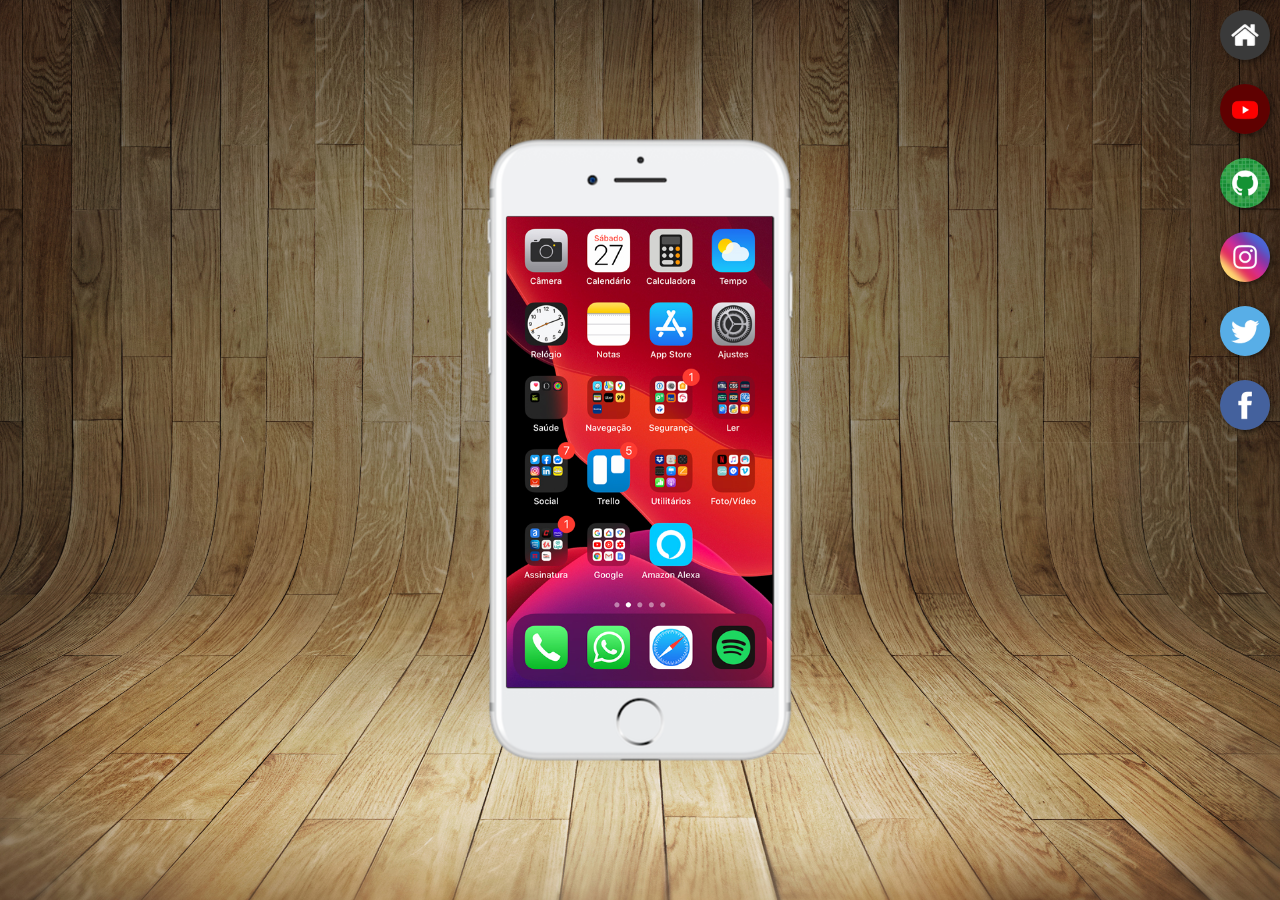
<file: index.html>
<!DOCTYPE html>
<html lang="pt-br">
<head>
    <meta charset="UTF-8">
    <meta name="viewport" content="width=device-width, initial-scale=1.0">
    <link rel="shortcut icon" href="favicon.ico" type="image/x-icon">
    <link rel="stylesheet" href="estilos/style.css">
    <title>Projeto Redes Sociais</title>
</head>
<body>
    <main>
        <section id="telefone">
            <iframe src="home.html" frameborder="0" name="tela" id="tela">
                Seu navegador não é compatível com isso.
            </iframe> <!--Aqui criamos um iframe com um name para podermos abrir vários tipos de iframes, no mesmo iframe através de links-->
        </section>
        <section id="redes-sociais">
            <a href="home.html" target="tela"><img src="imagens/logo-home.jpg" alt="Home"></a><br>
            <a href="youtube.html" target="tela"><img src="imagens/logo-youtube.jpg" alt="Youtube"></a><br>
            <a href="github.html" target="tela"><img src="imagens/logo-github.jpg" alt="GitHub"></a><br> <!--Utilizamos vários br para quebrar os icones-->
            <a href="instagram.html" target="tela"><img src="imagens/logo-instagram.jpg" alt="Instagram"></a><br>
            <a href="twitter.html" target="tela"><img src="imagens/logo-twitter.jpg" alt="Twitter"></a><br>
            <a href="facebook.html" target="tela"><img src="imagens/logo-facebook.jpg" alt="Facebook"></a><br>
        </section>
    </main>
</body>
</html>
</file>
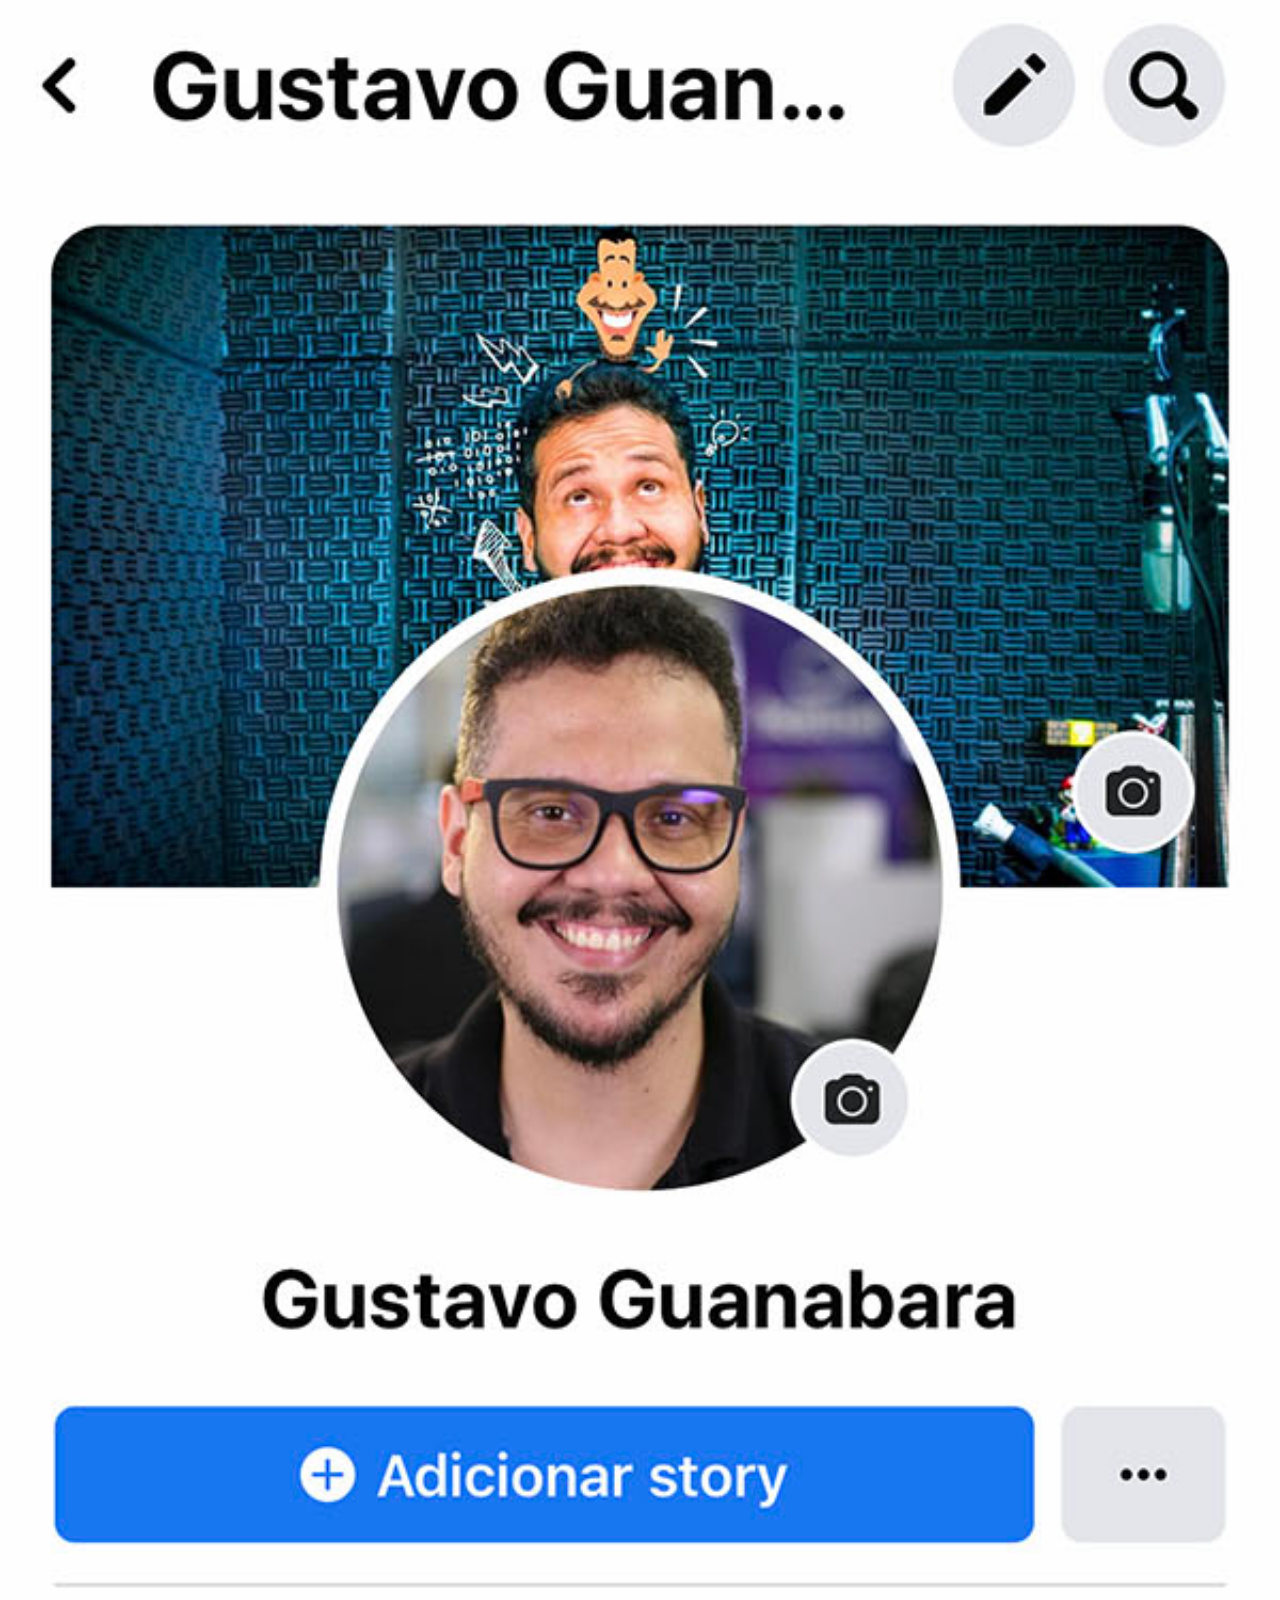
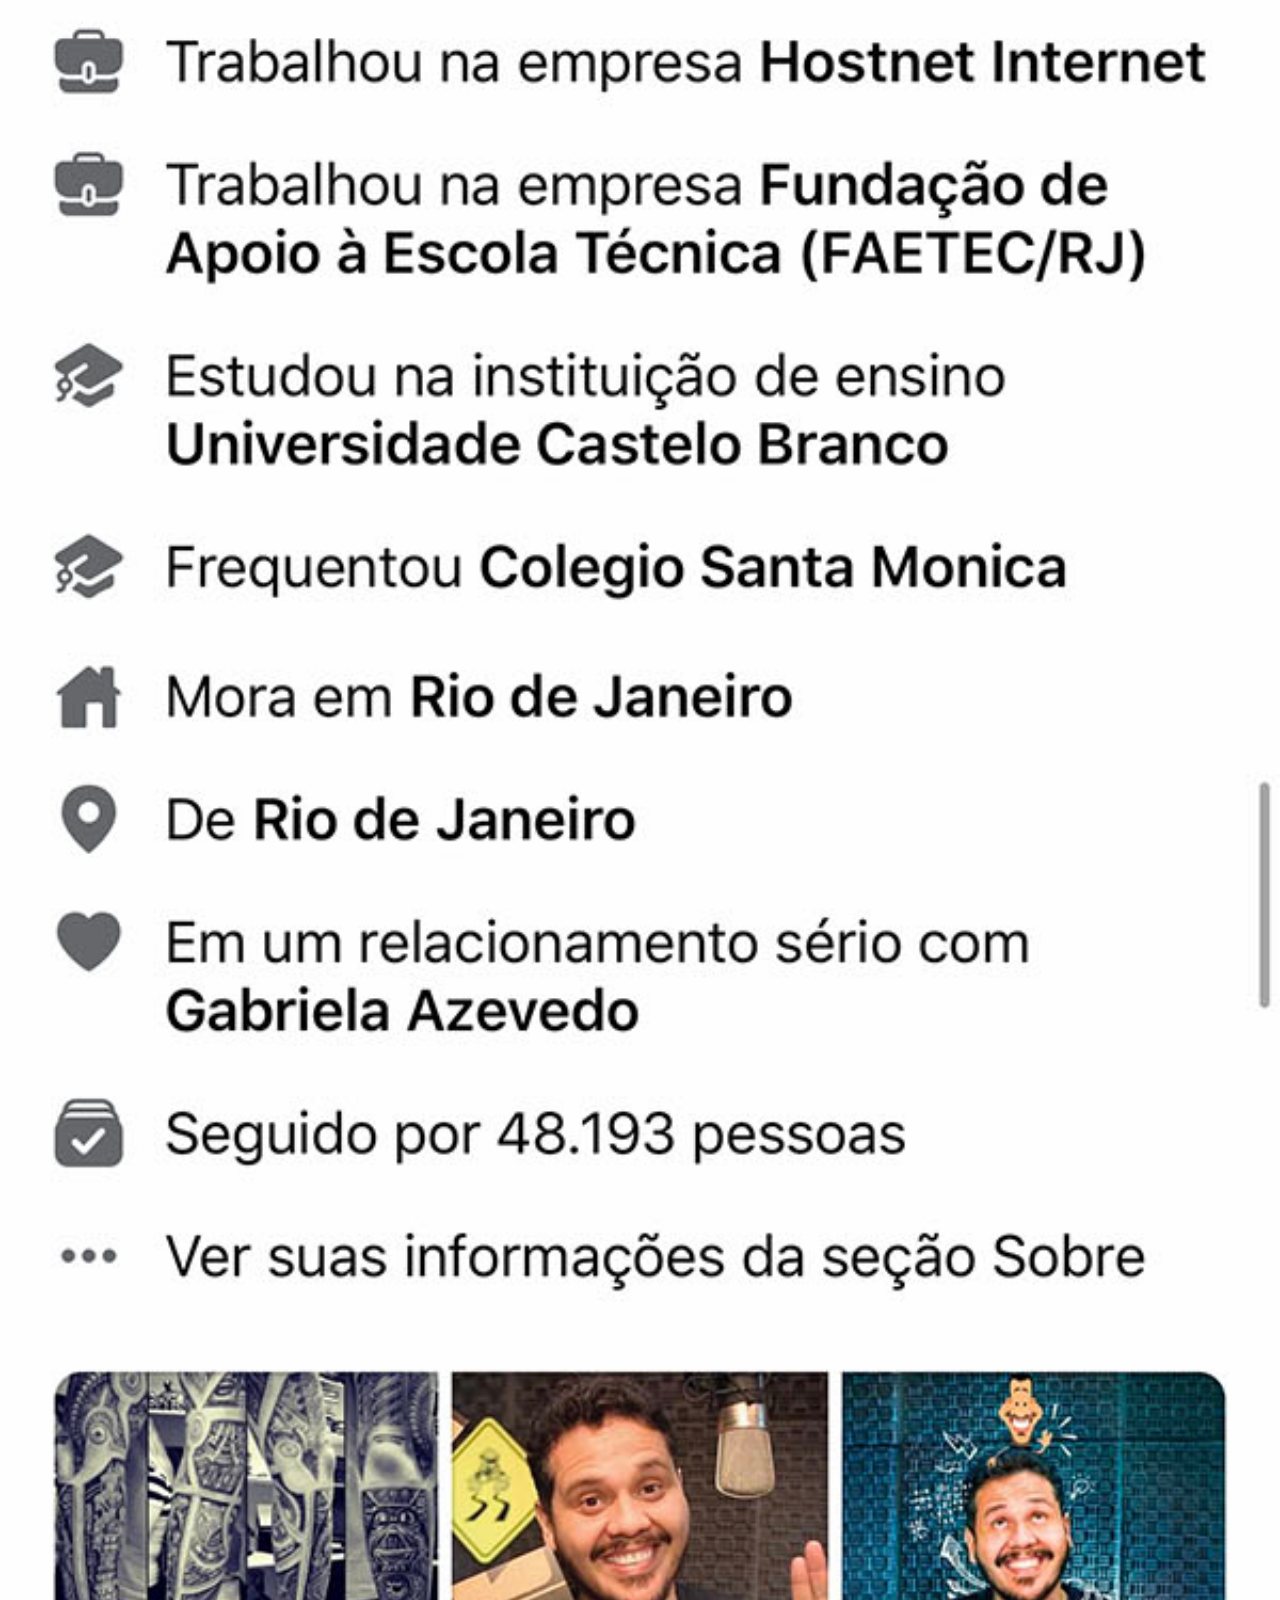
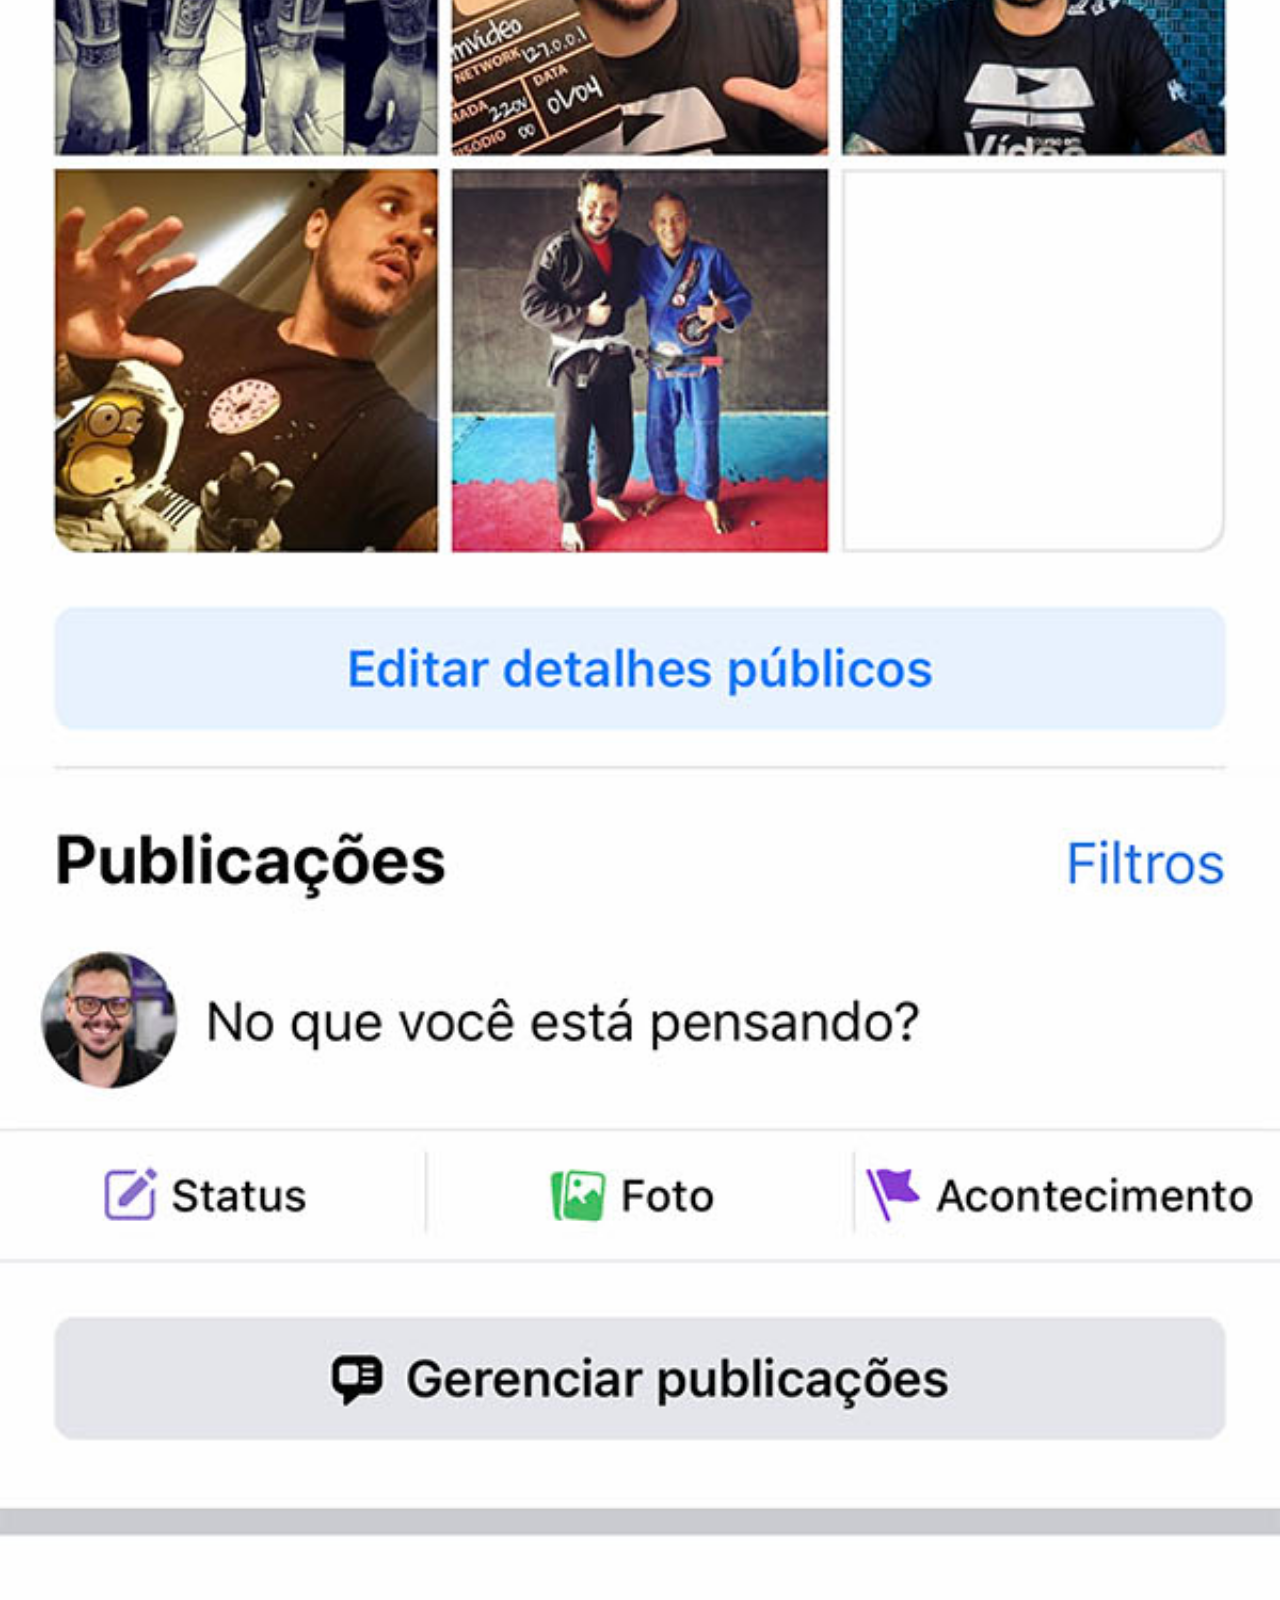
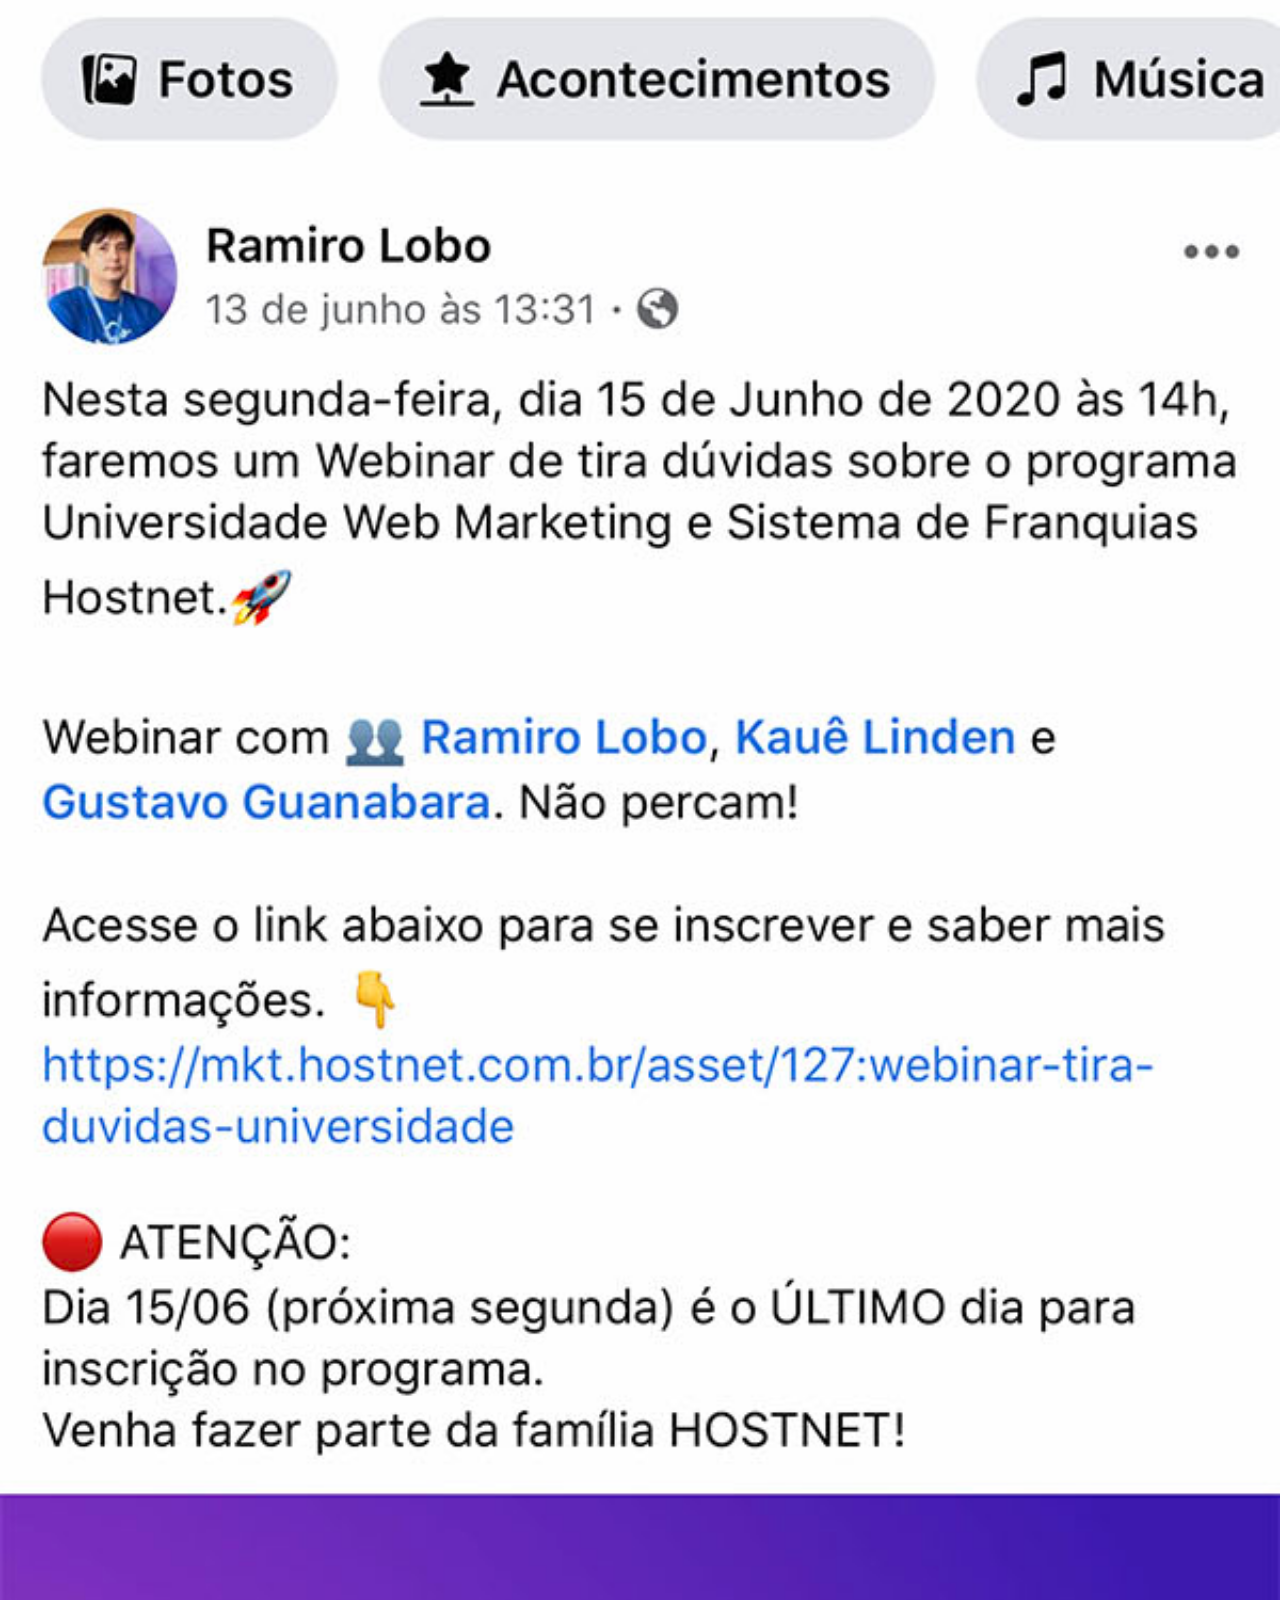
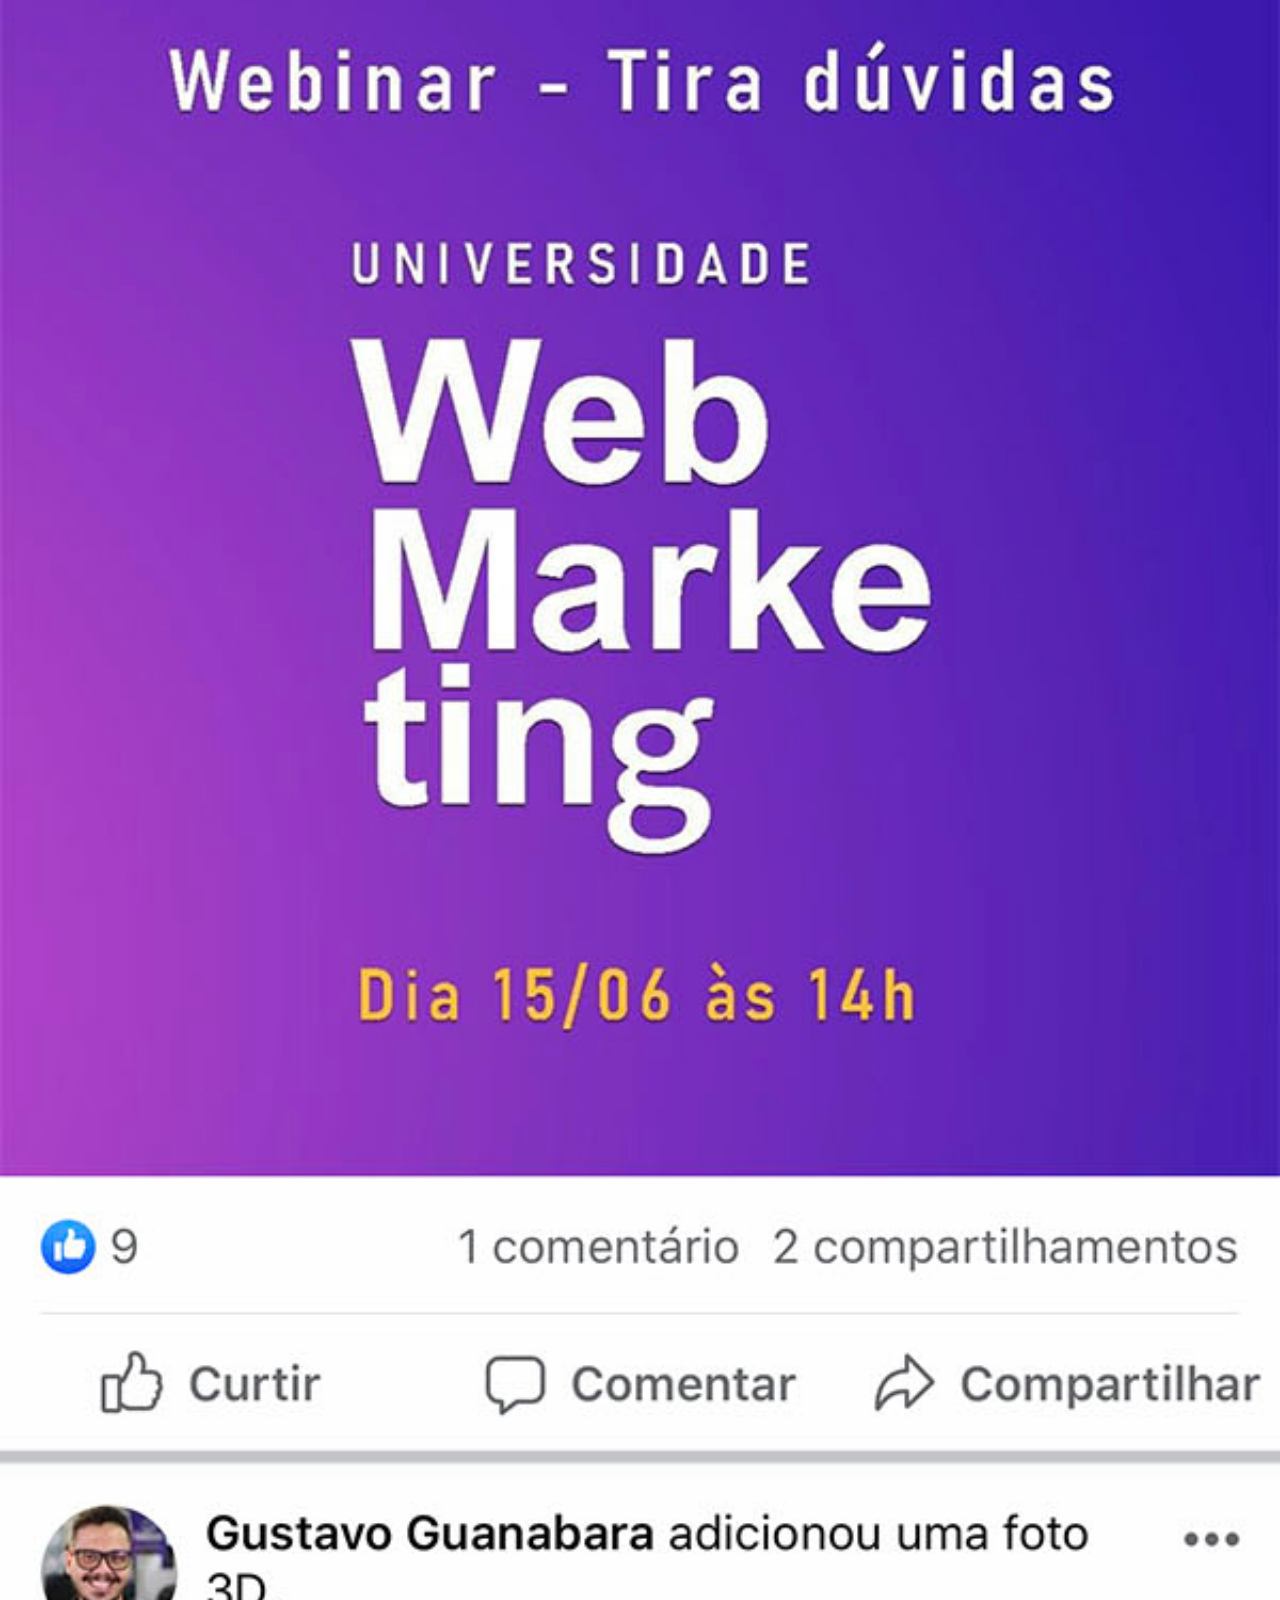
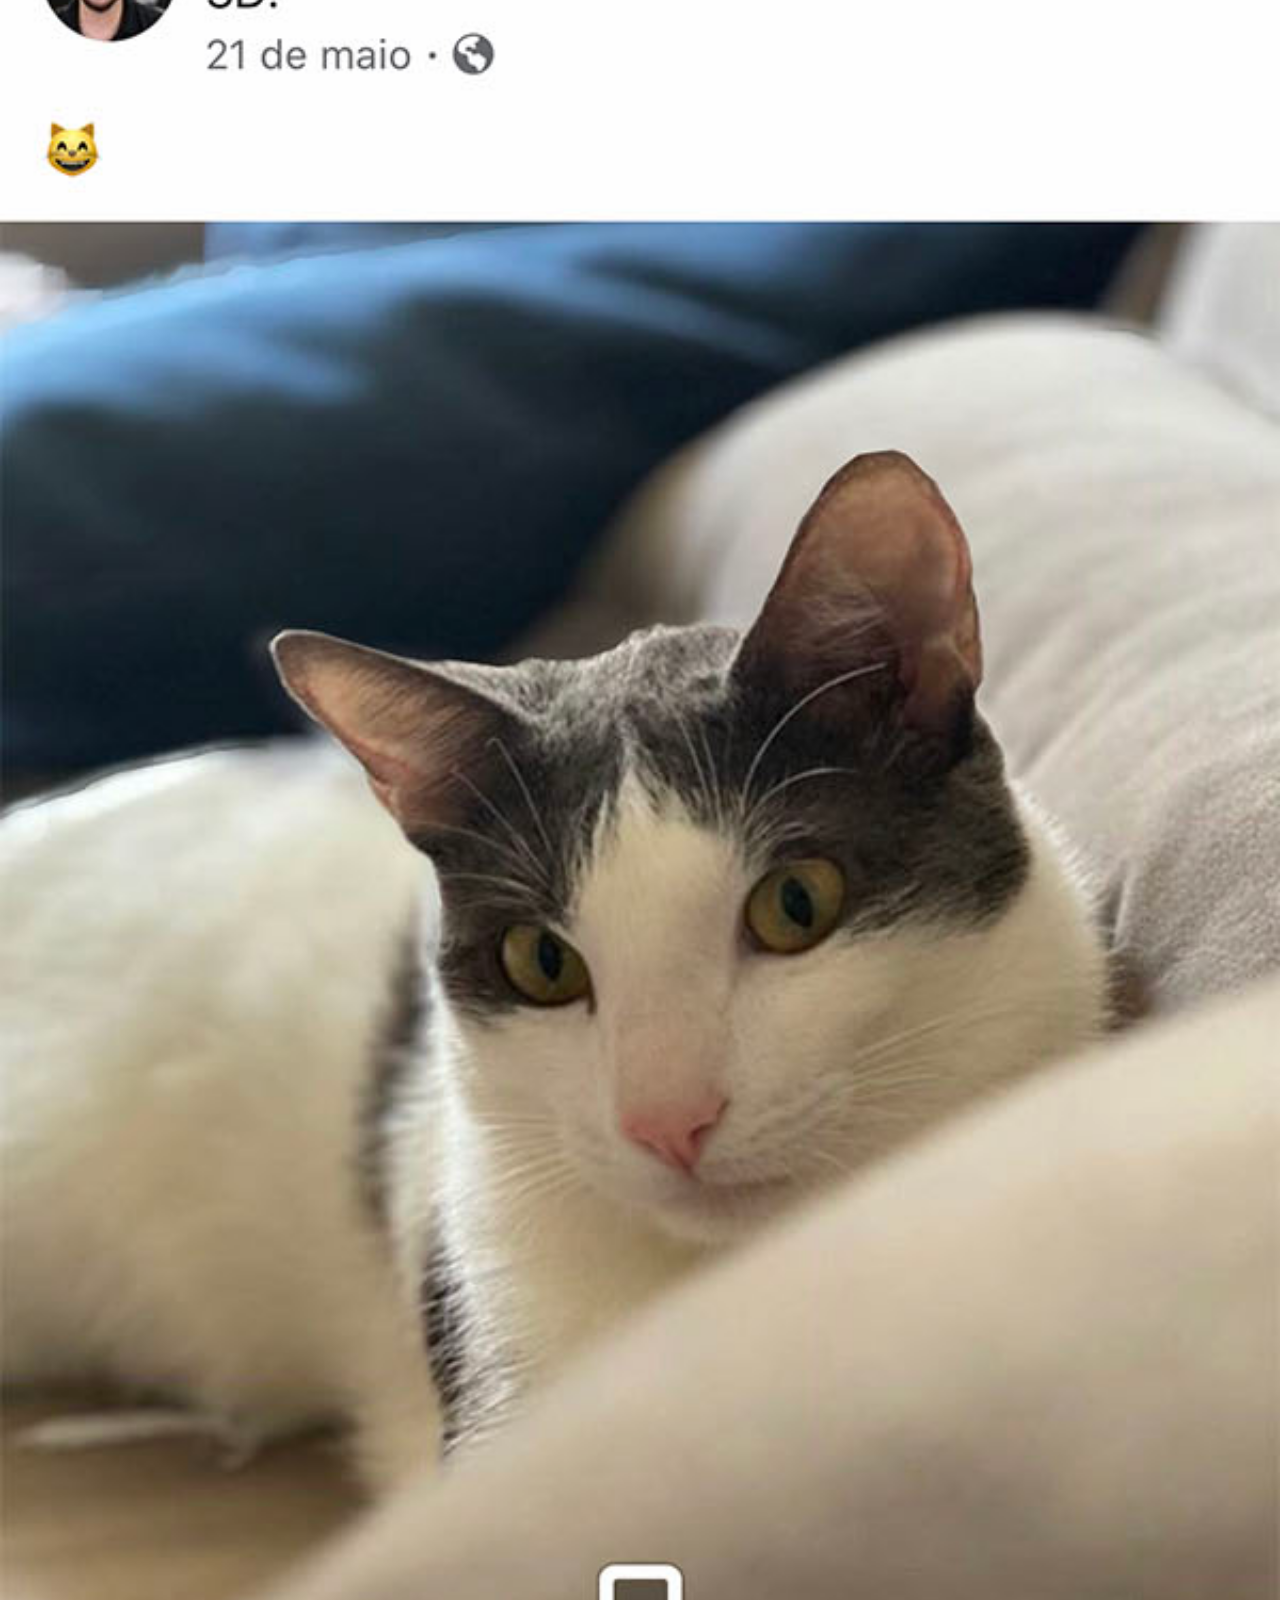
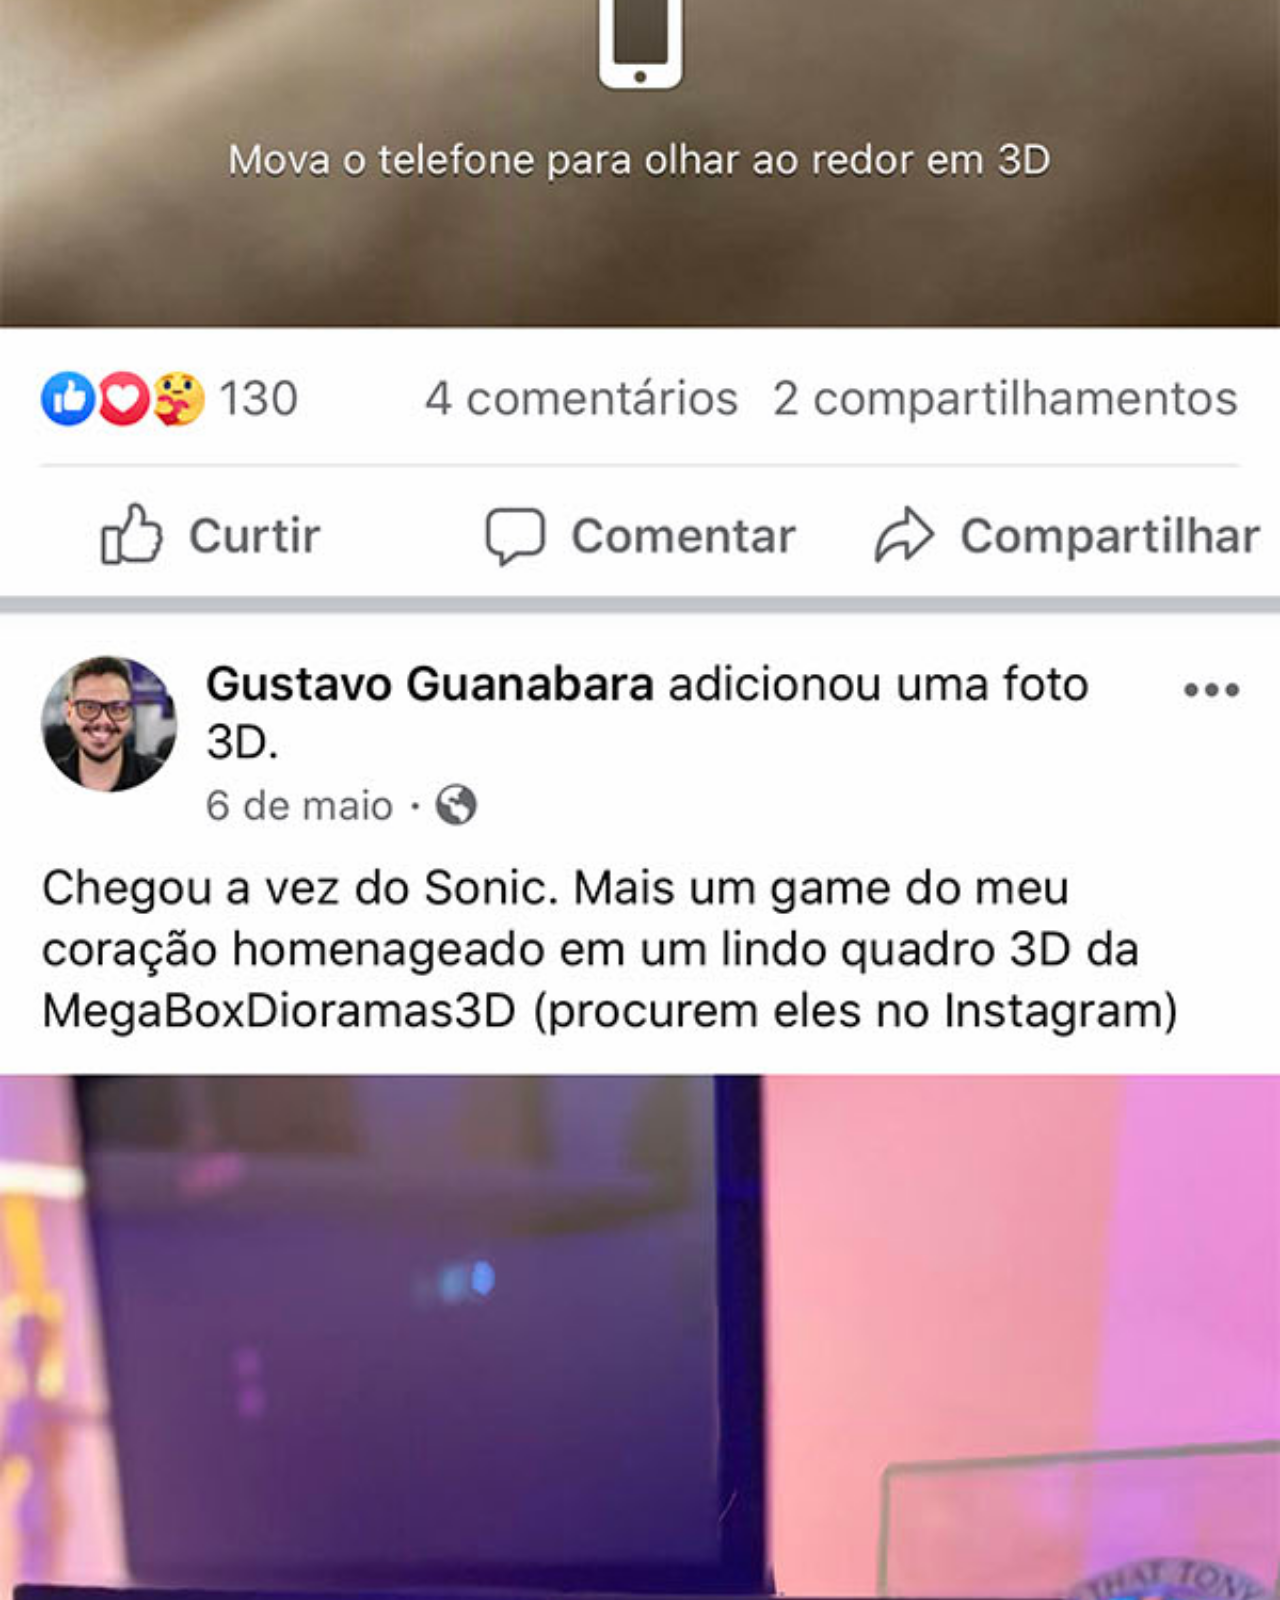
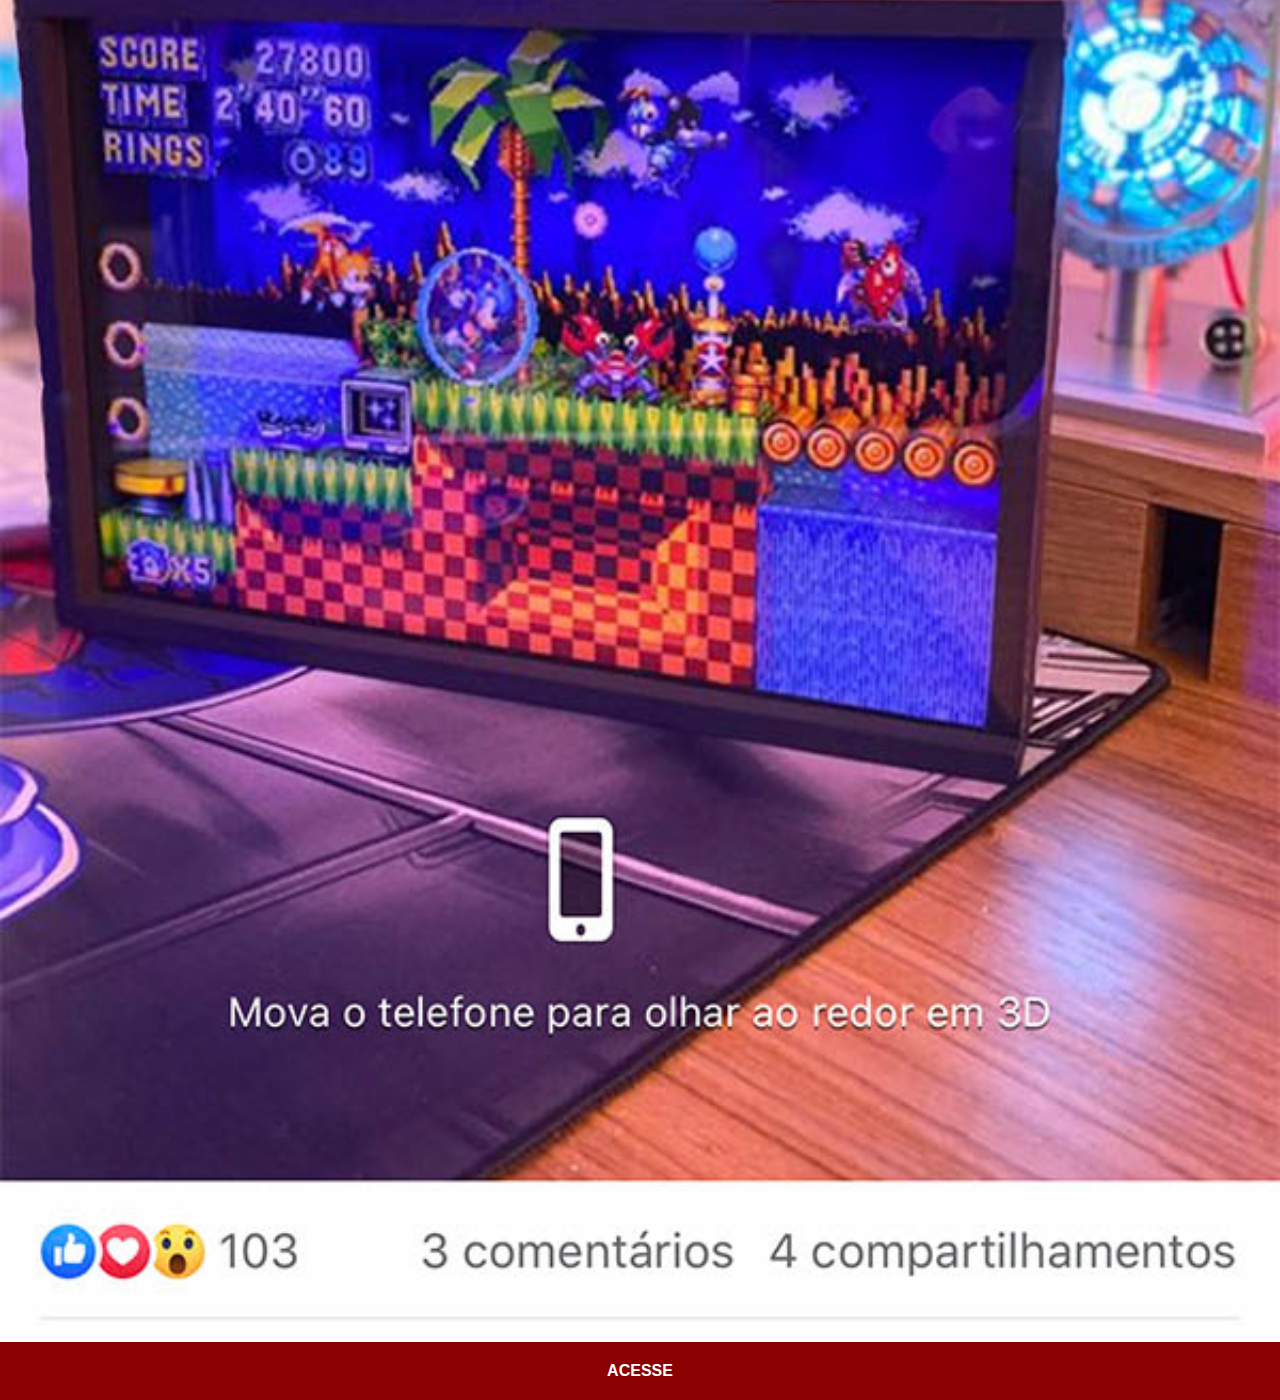
<file: facebook.html>
<!DOCTYPE html>
<html lang="pt-br">
<head>
    <meta charset="UTF-8">
    <meta name="viewport" content="width=device-width, initial-scale=1.0">
    <title>Facebook</title>
    <link rel="stylesheet" href="estilos/social.css">
</head>
<body>
    <img src="imagens/tela-facebook.jpg" alt="Facebook">
    <a href="https://www.facebook.com/CursosEmVideo/?locale=pt_BR" target="_blank">ACESSE</a>
</body>
</html>
</file>
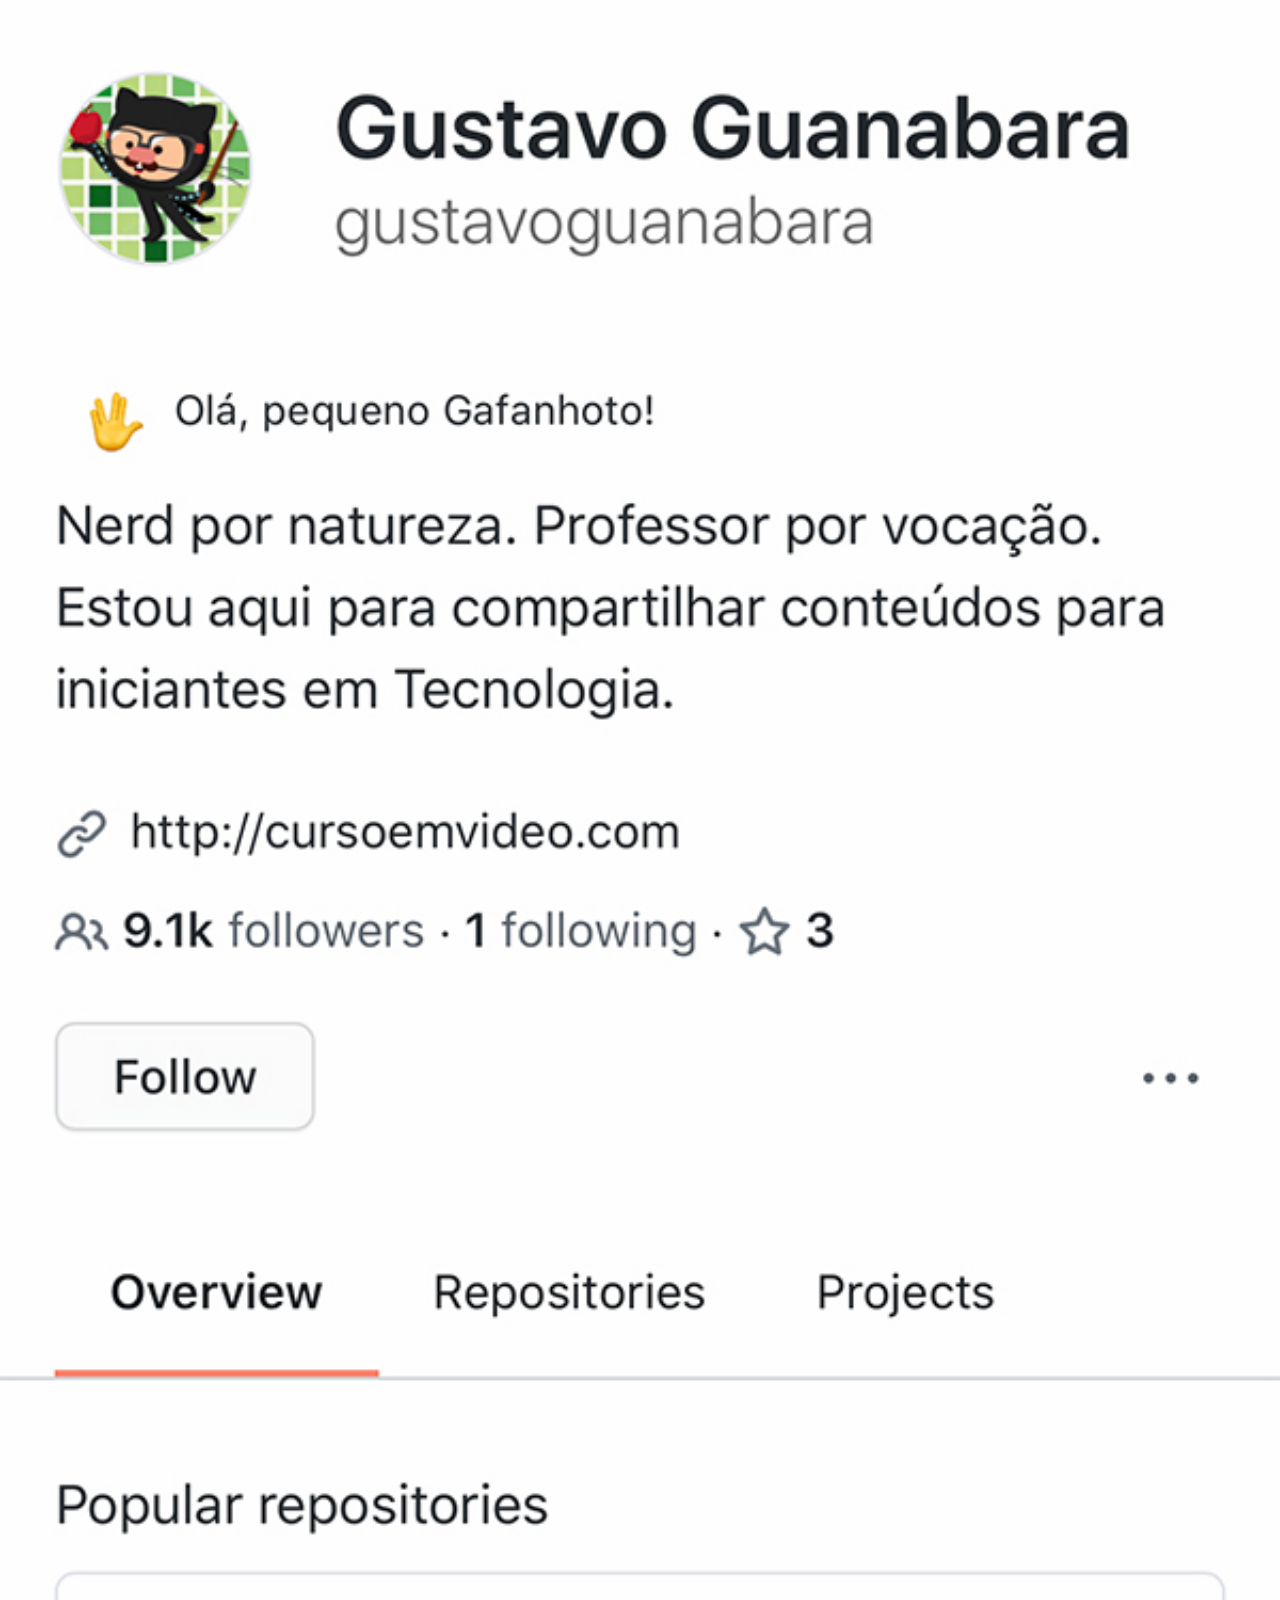
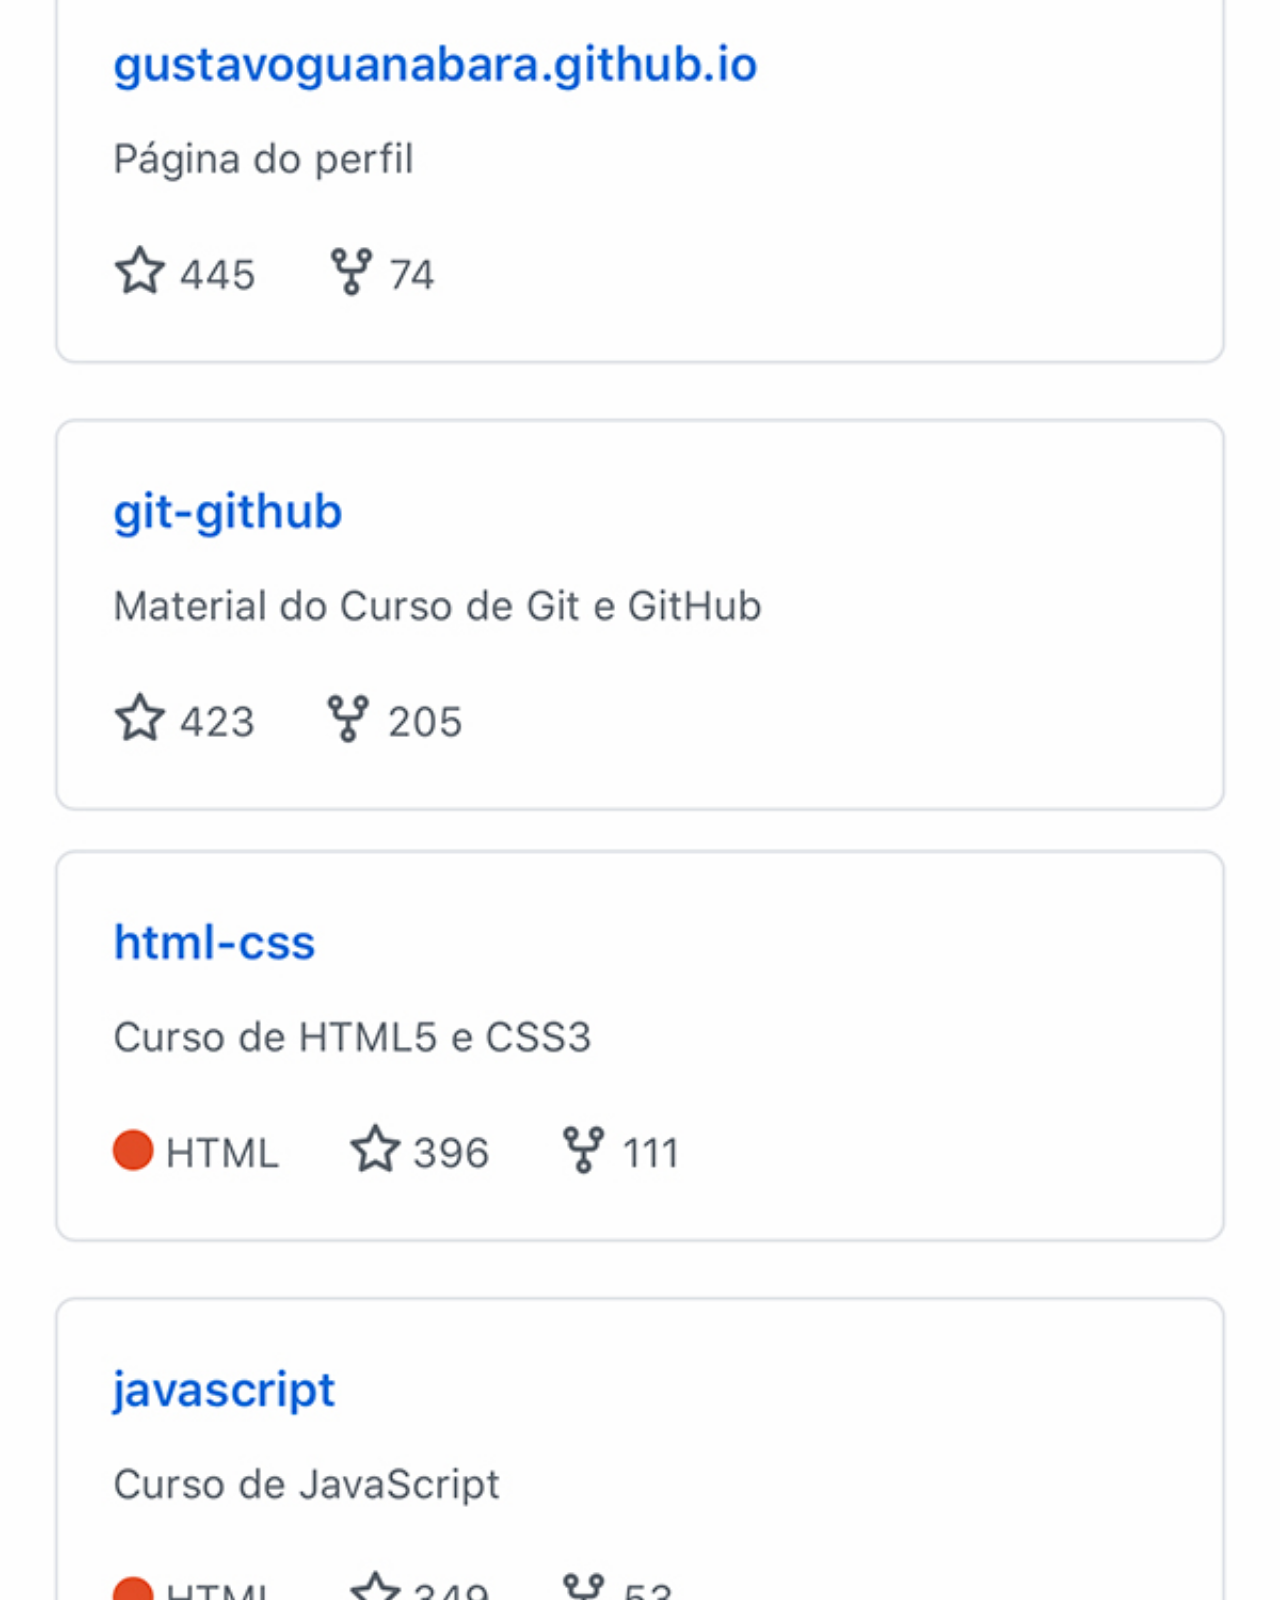
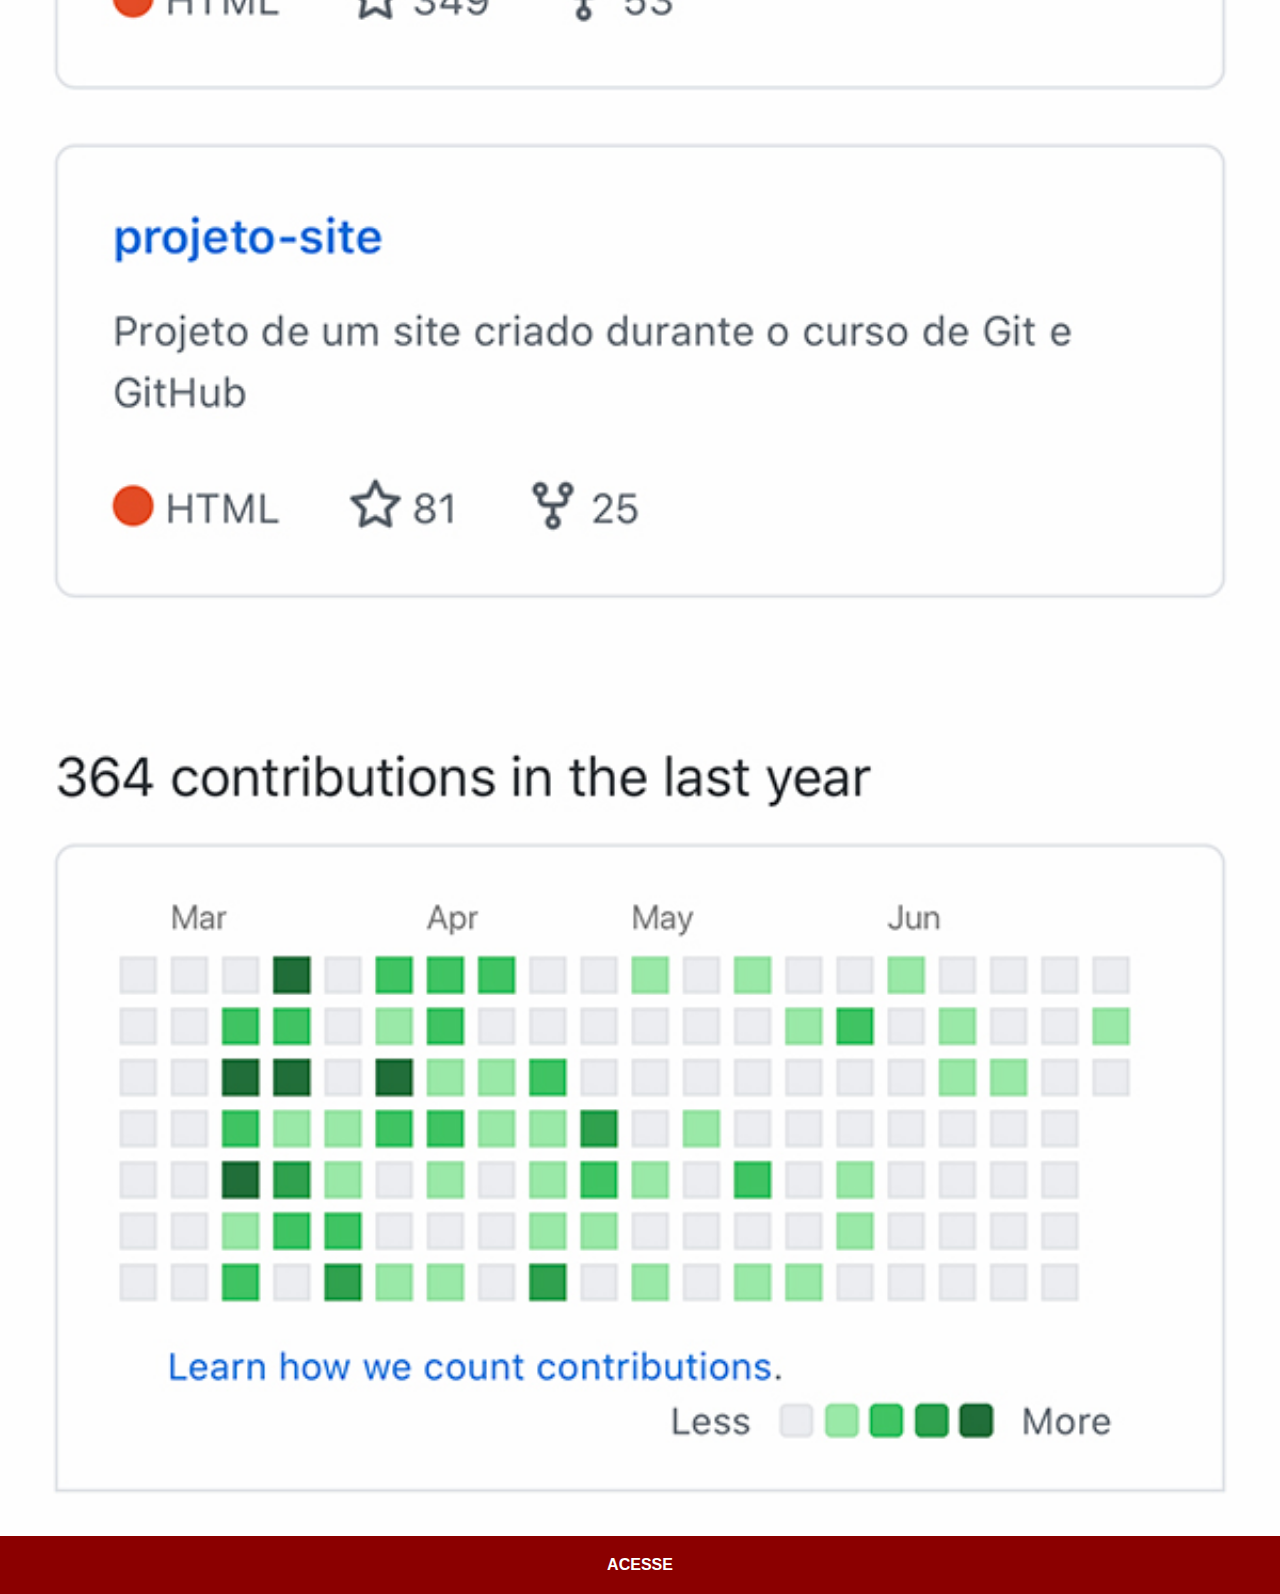
<file: github.html>
<!DOCTYPE html>
<html lang="pt-br">
<head>
    <meta charset="UTF-8">
    <meta name="viewport" content="width=device-width, initial-scale=1.0">
    <title>GitHub</title>
    <link rel="stylesheet" href="estilos/social.css">
</head>
<body>
    <img src="imagens/tela-github.jpg" alt="Github">
    <a href="https://github.com/gustavoguanabara" target="_blank">ACESSE</a>
</body>
</html>
</file>
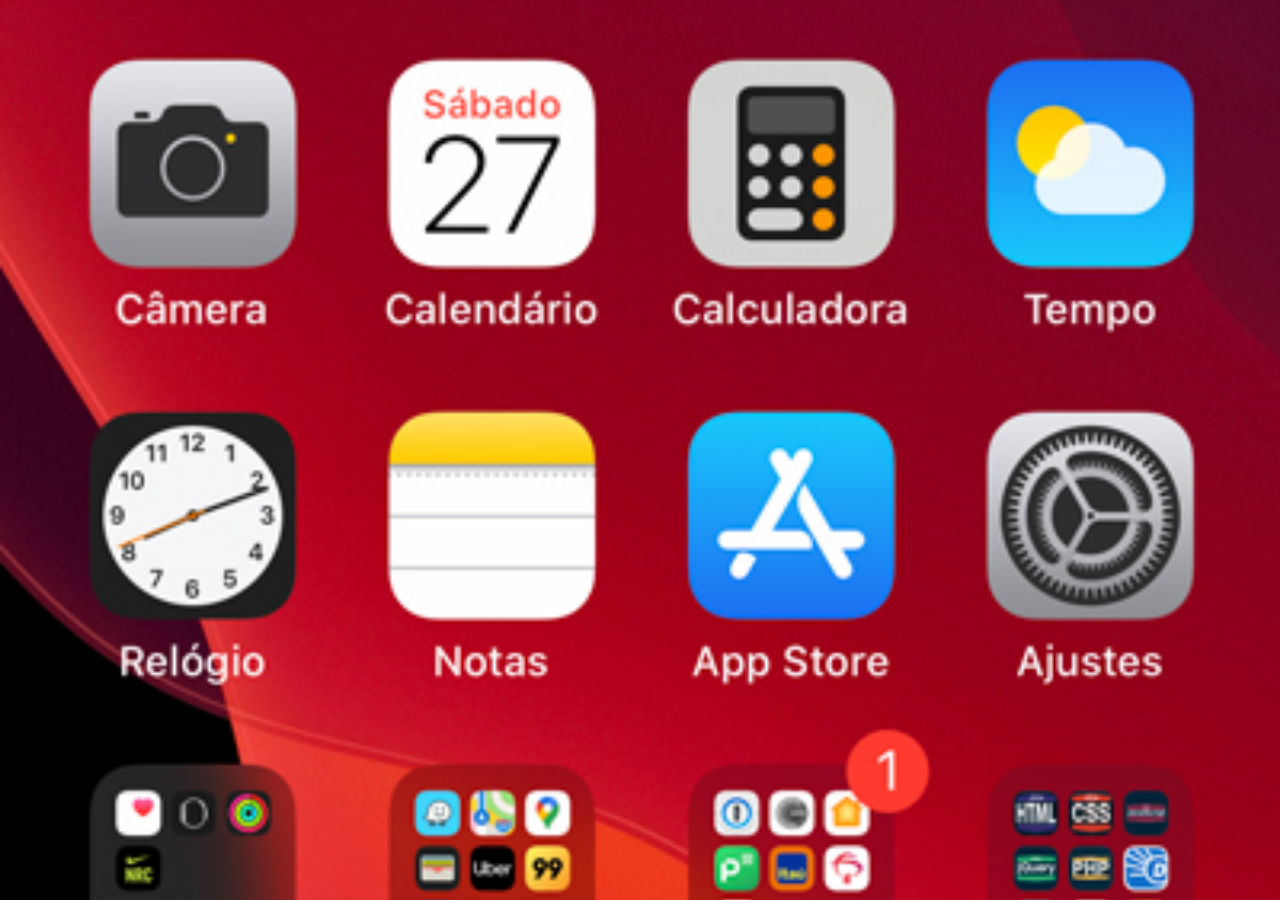
<file: home.html>
<!DOCTYPE html>
<html lang="pt-br">
<head>
    <meta charset="UTF-8">
    <meta name="viewport" content="width=device-width, initial-scale=1.0">
    <title>home</title>
    <style>
        /*Aqui criamos essa página para criar a home do projeto e incorporar como iframe na tela do celular*/
        *{
            margin: 0px;
            padding: 0px;
        }
        body{
            width: 100vw;
            height: 100vh;
            background: black url('imagens/tela-home.jpg') no-repeat top center;
            background-size: cover; /*Aqui colocamos cover para ajustar o conteúdo dessa página dentro do iframe*/
        }
    </style>
</head>
<body>
    
</body>
</html>
</file>
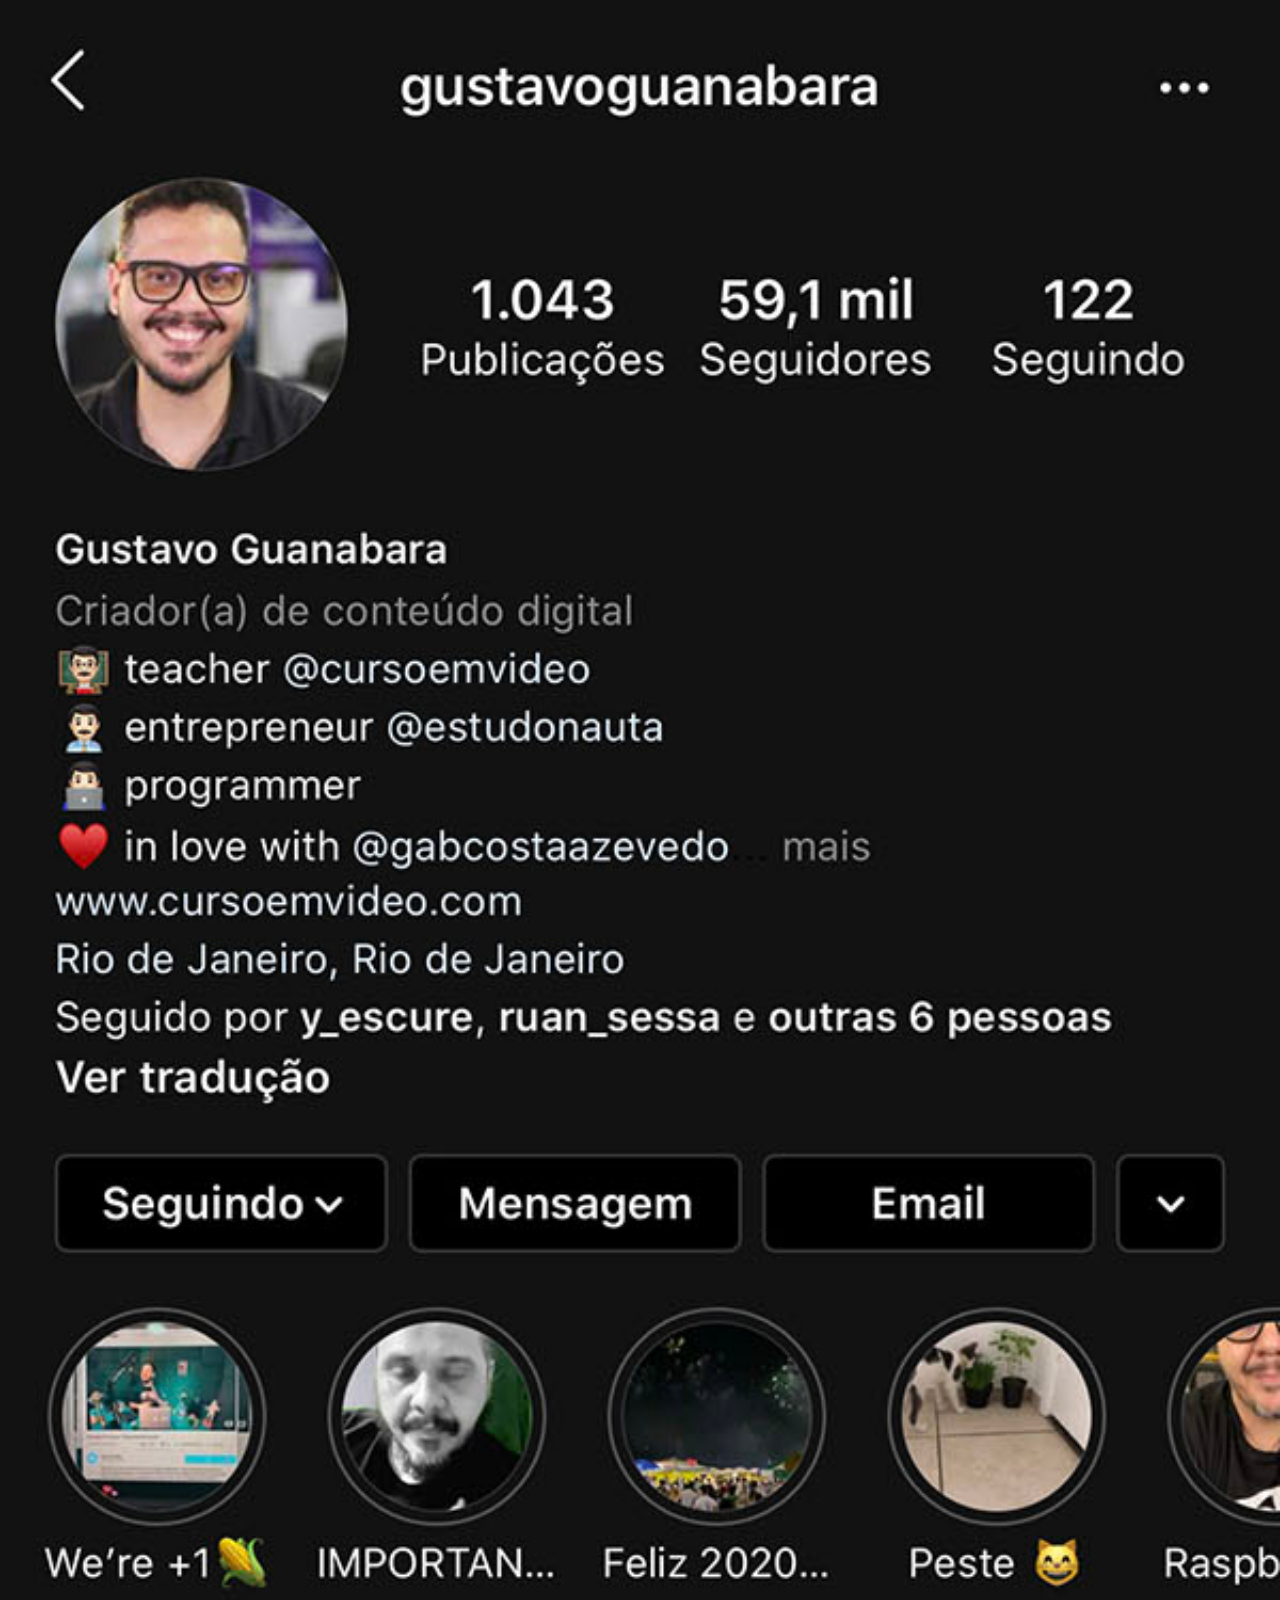
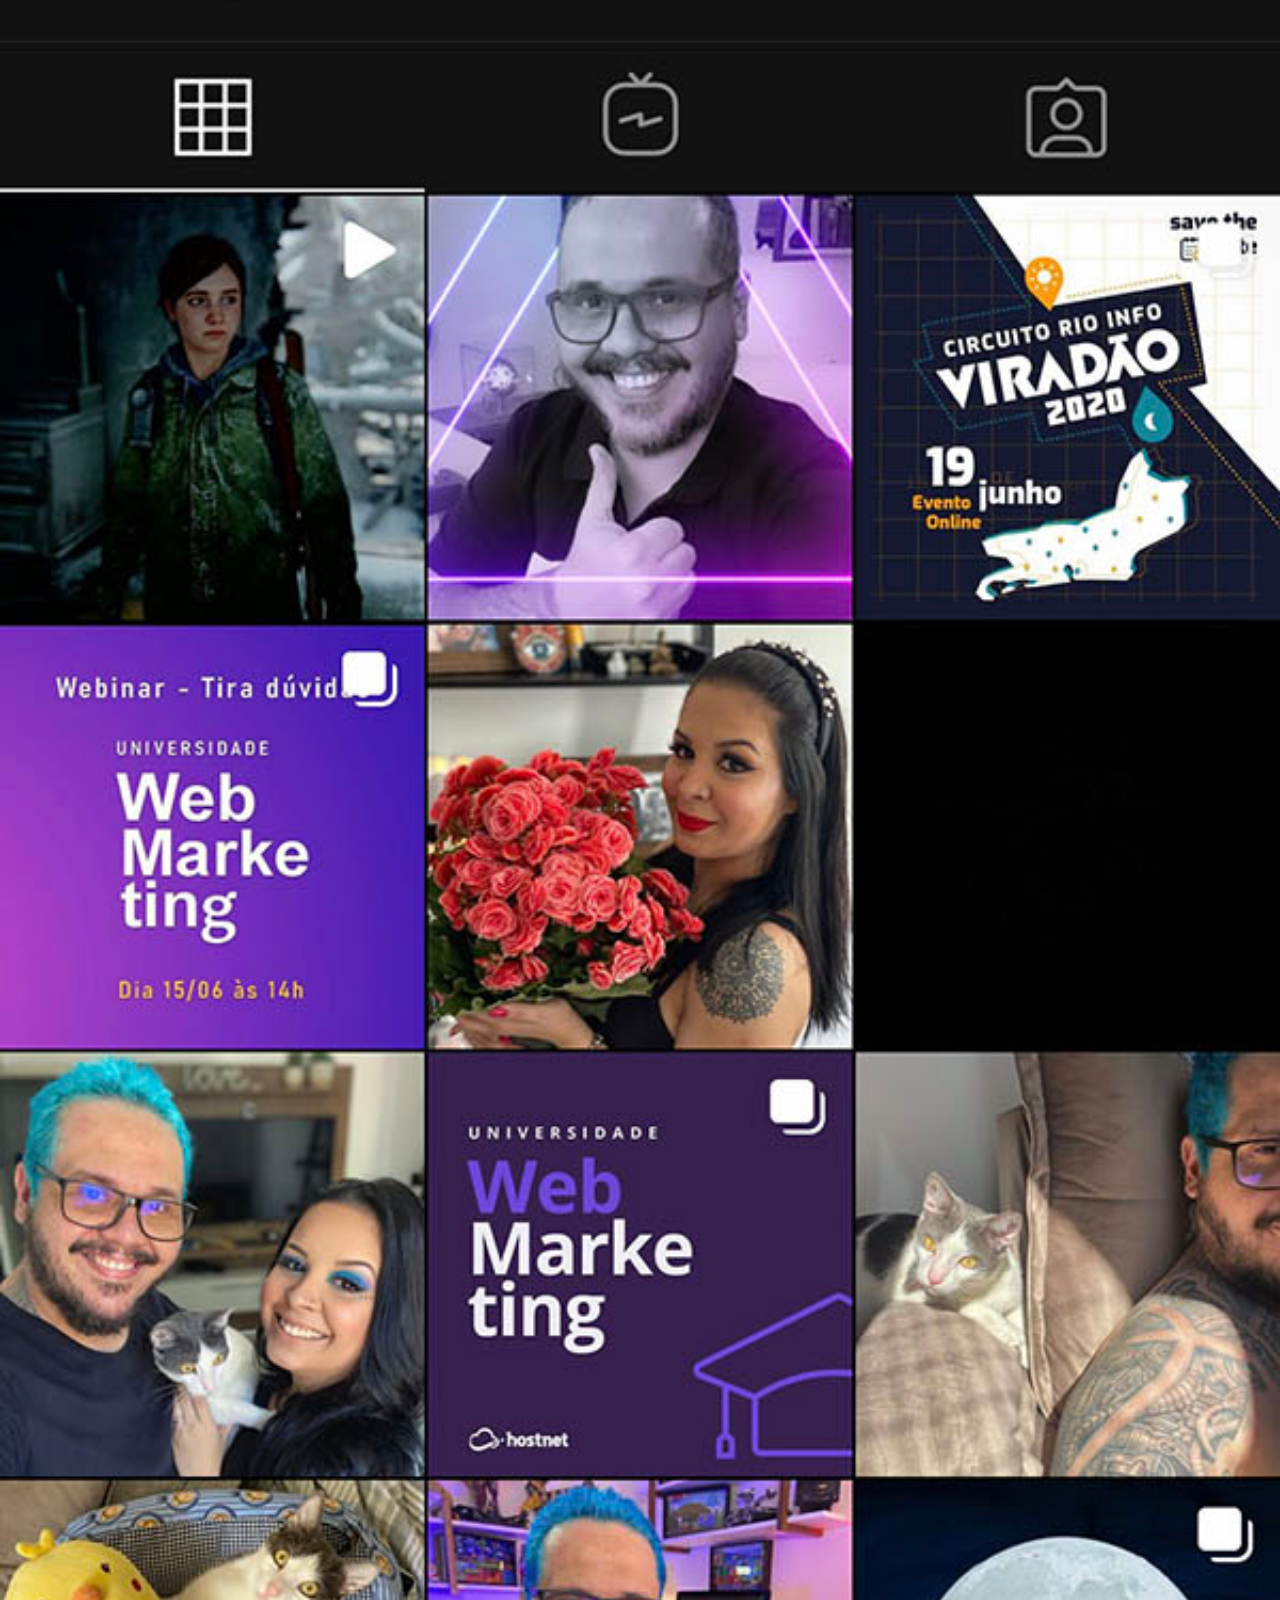
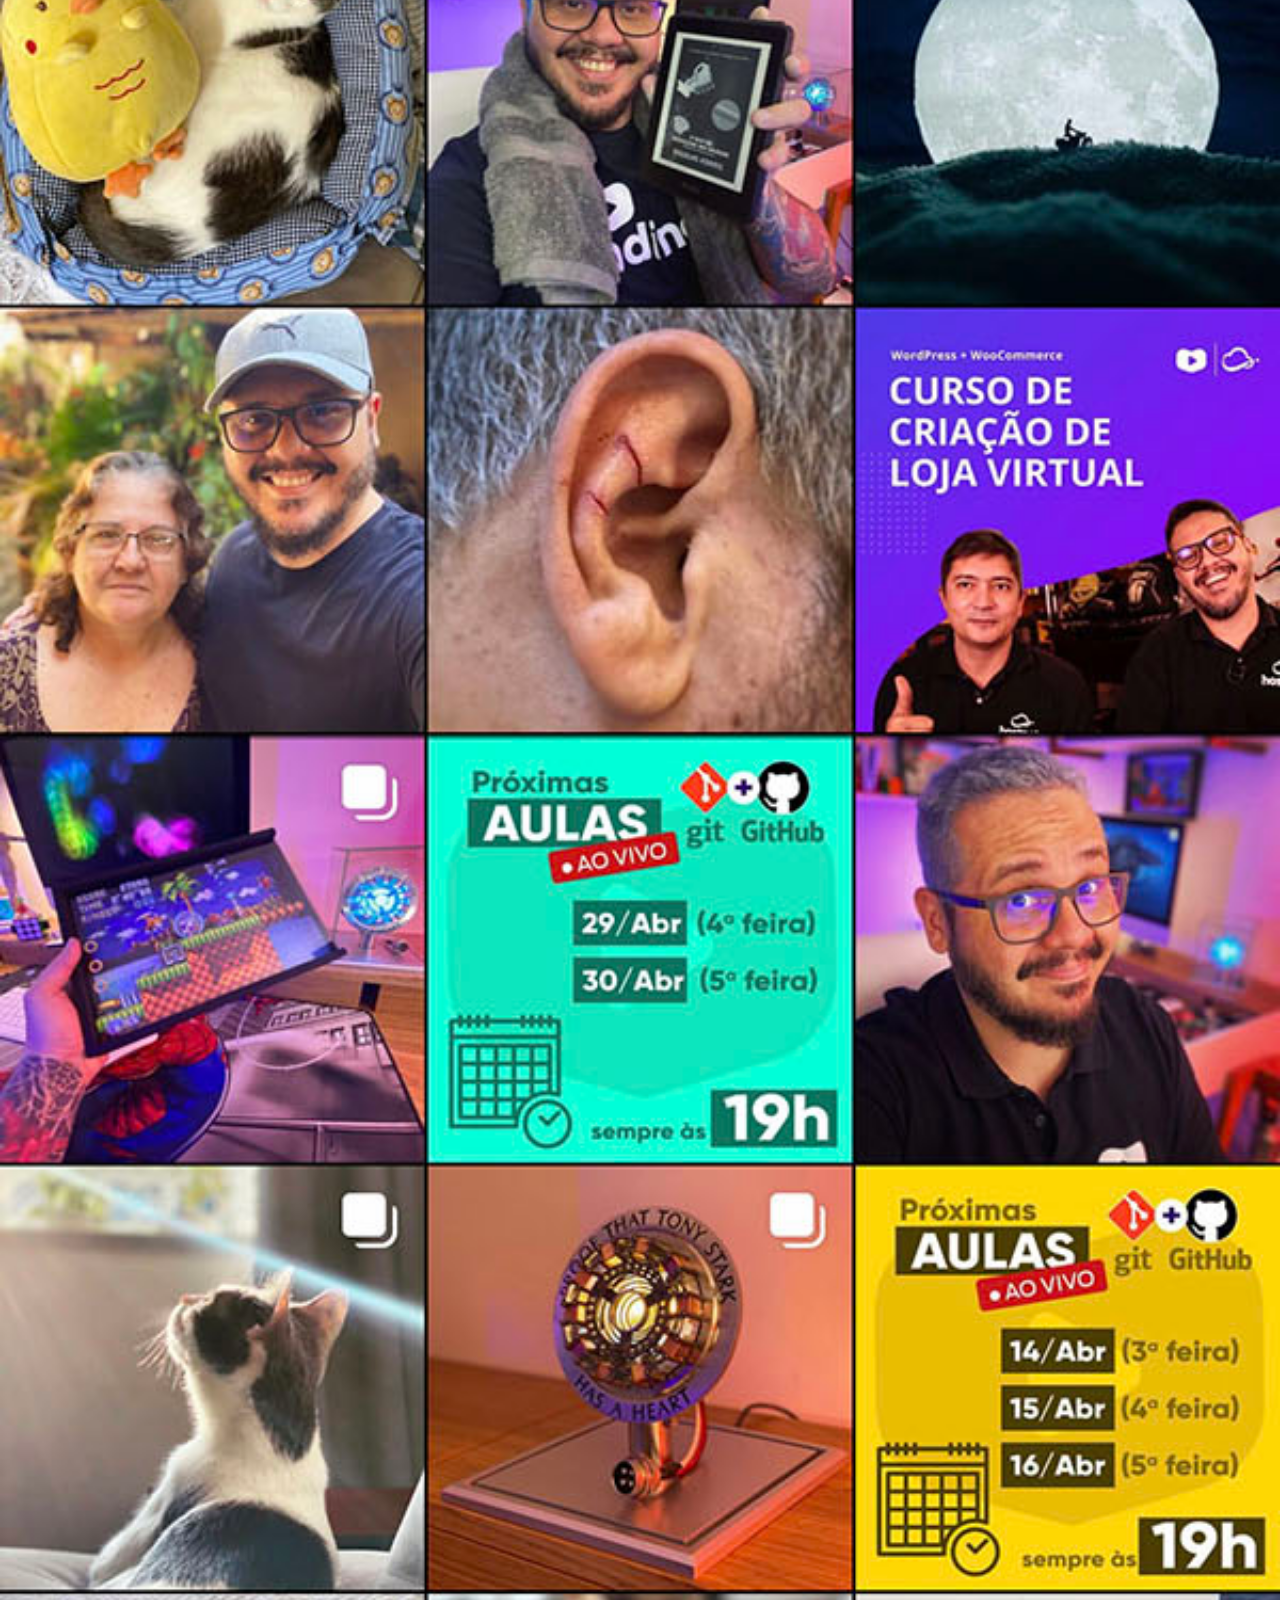
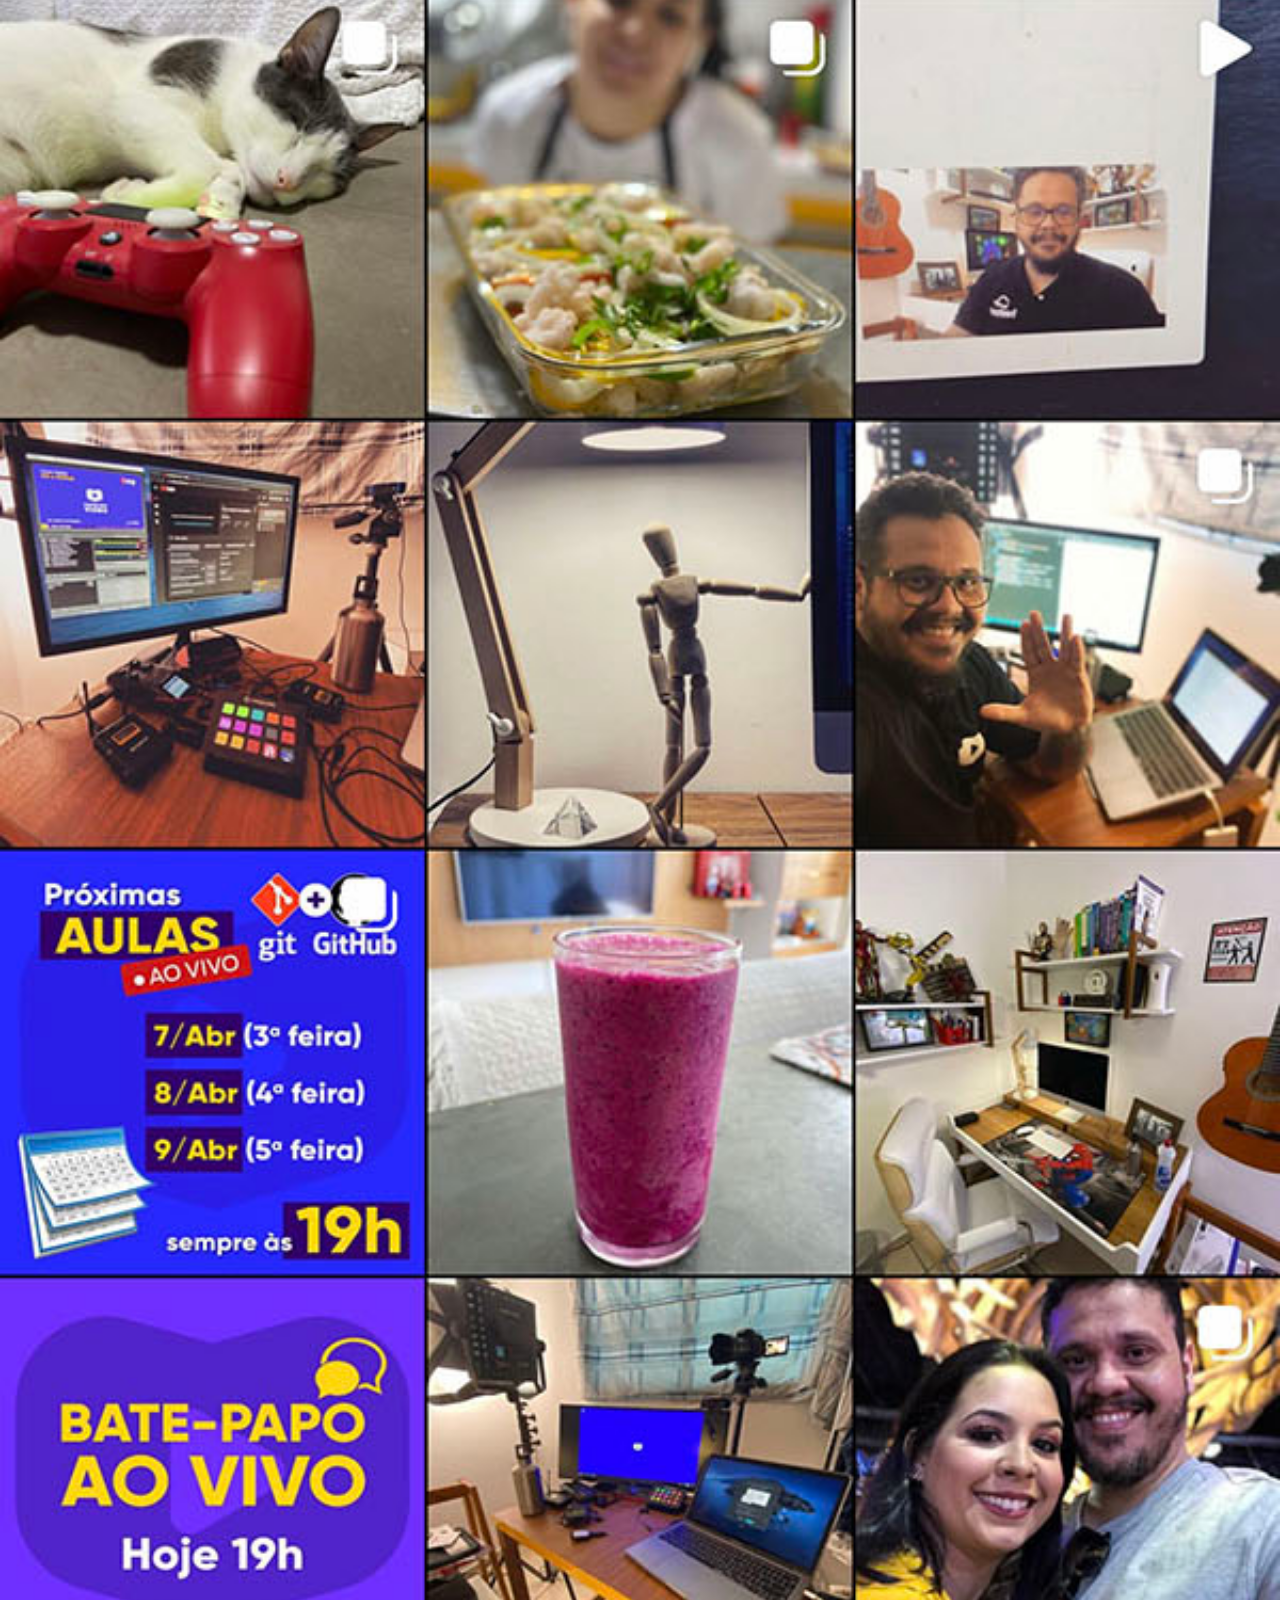
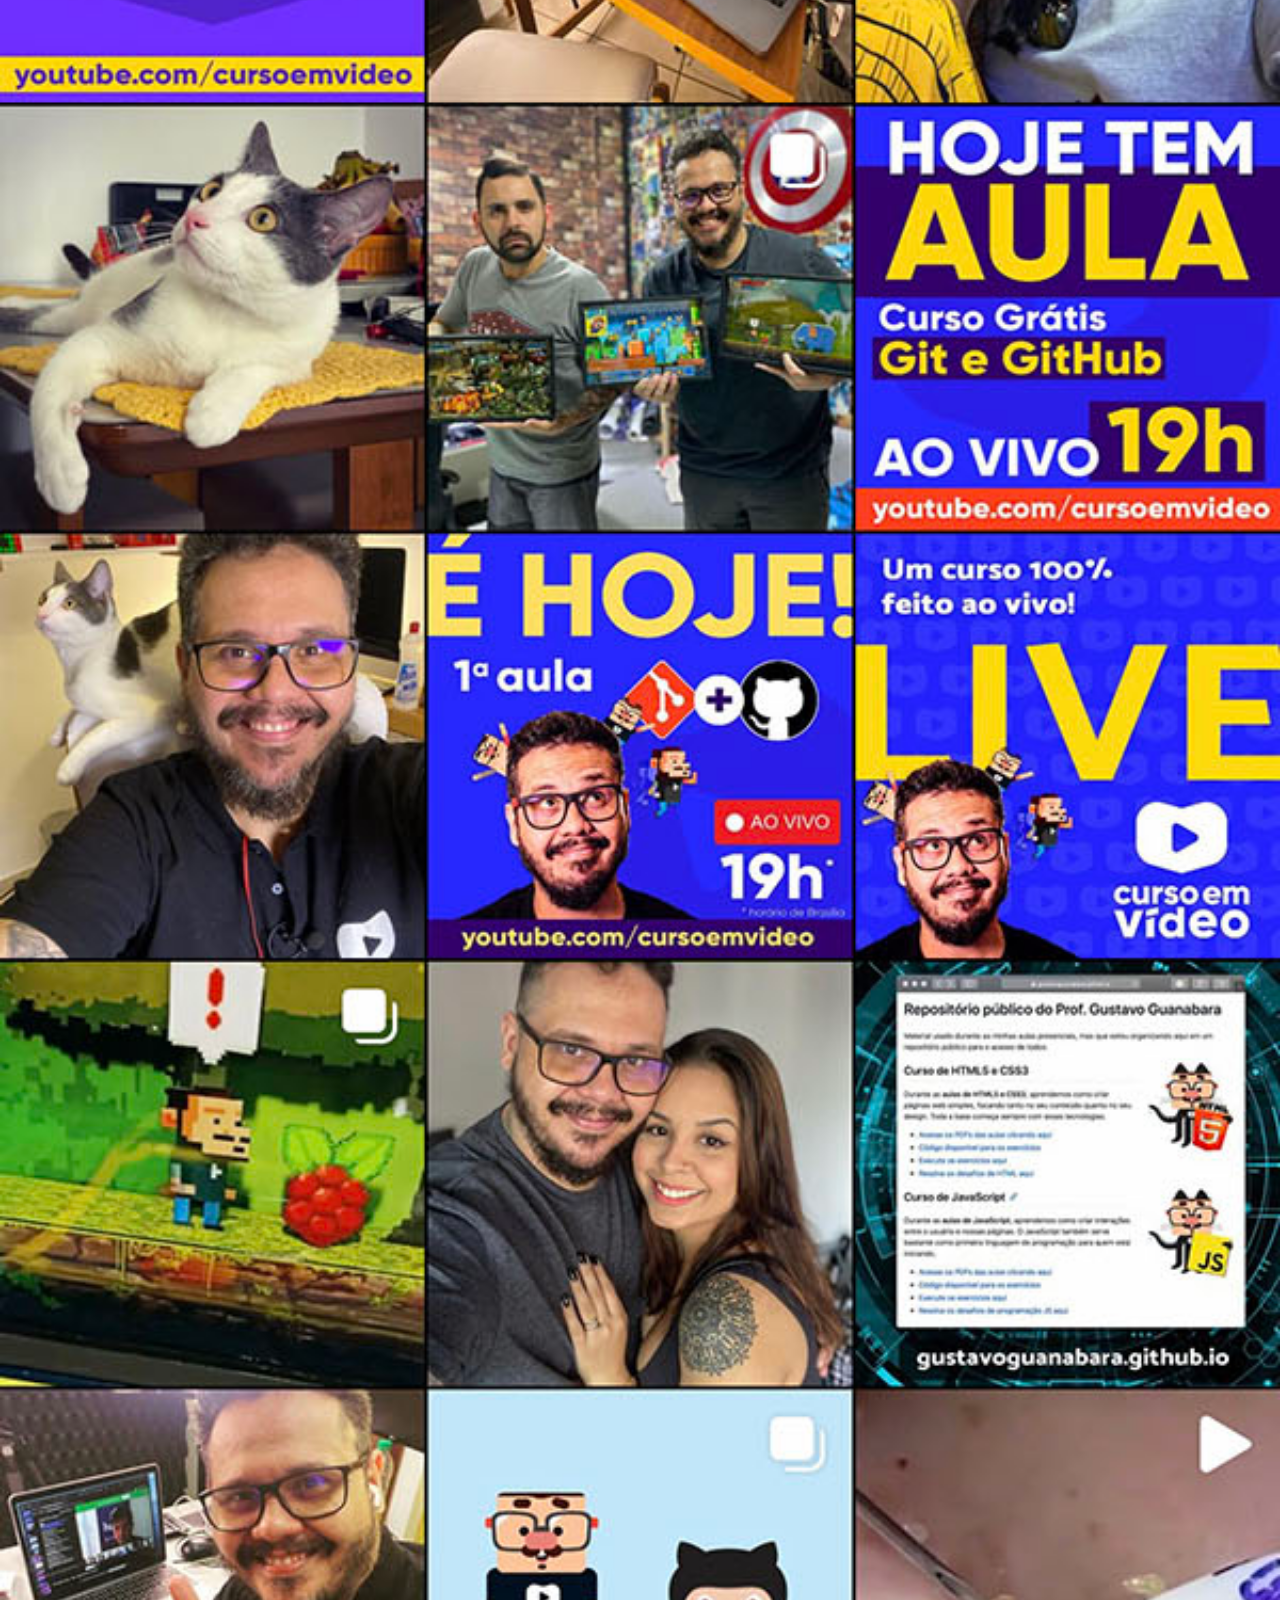
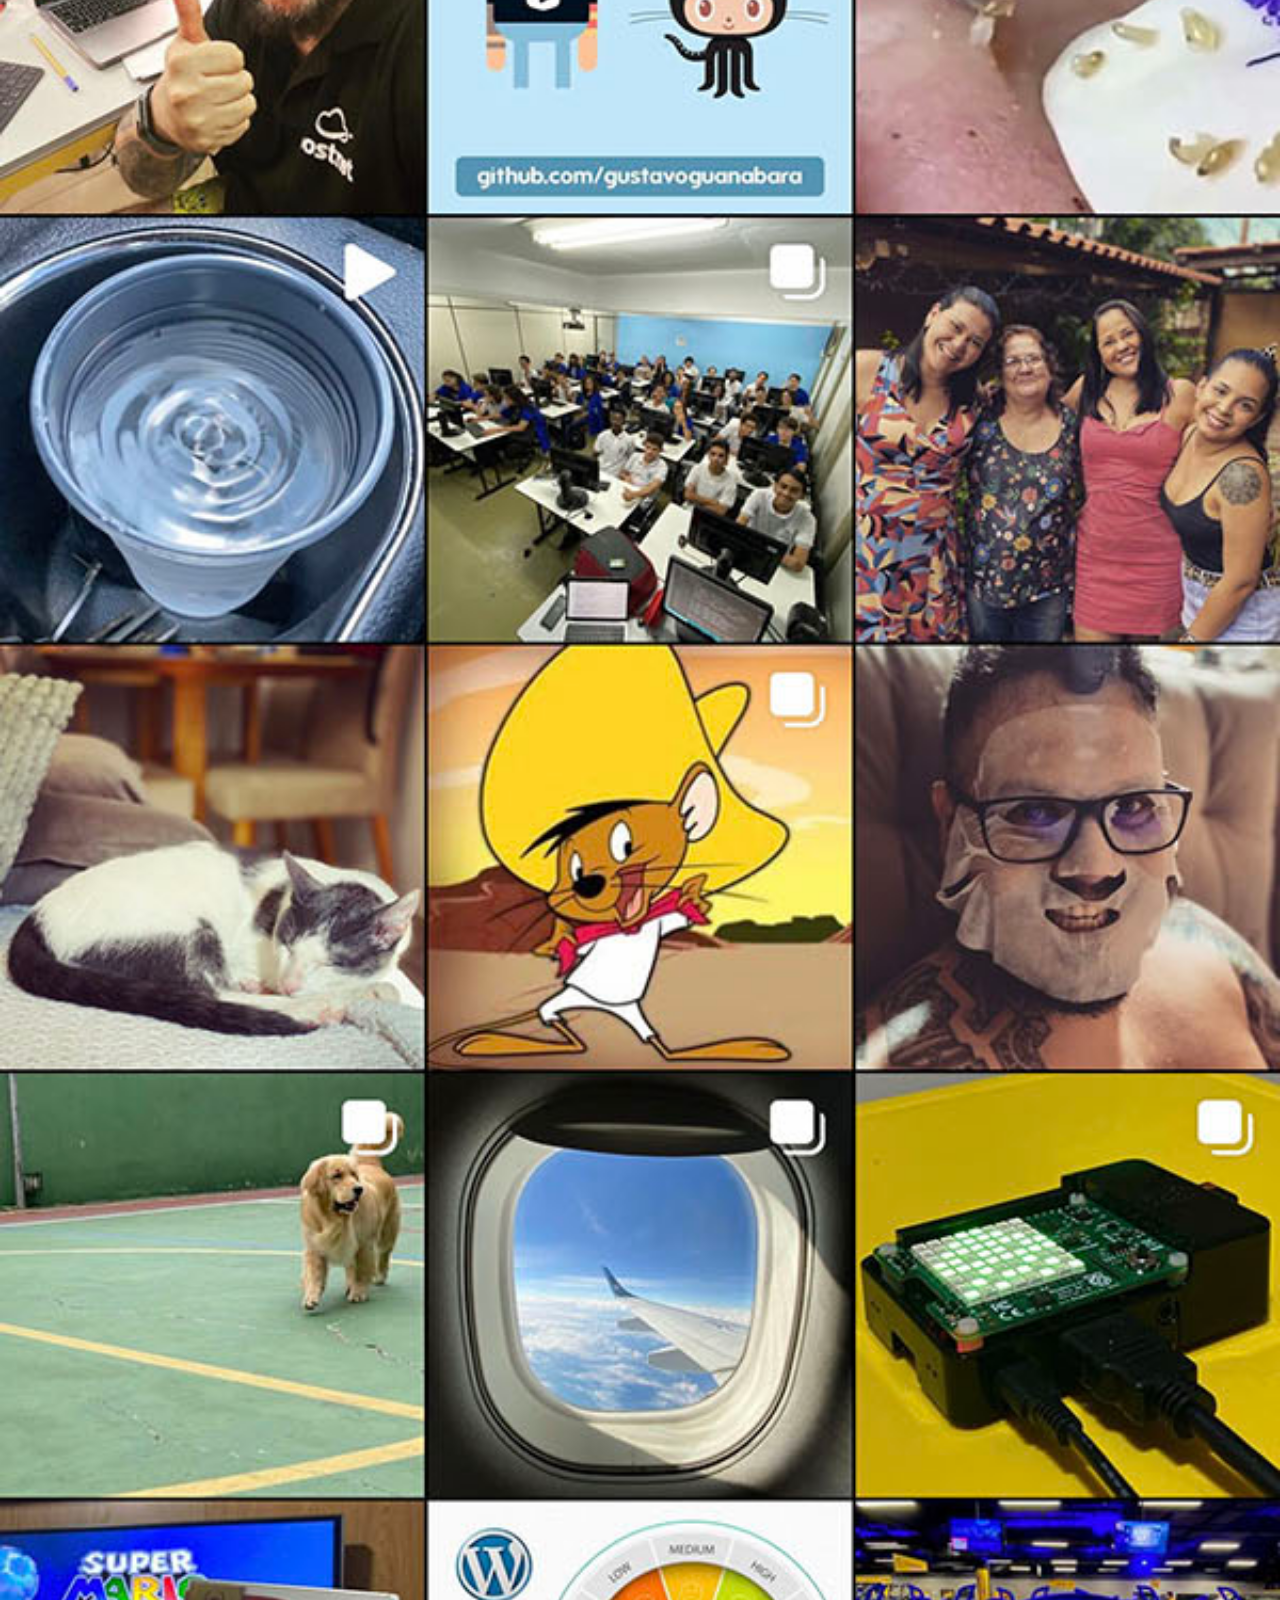
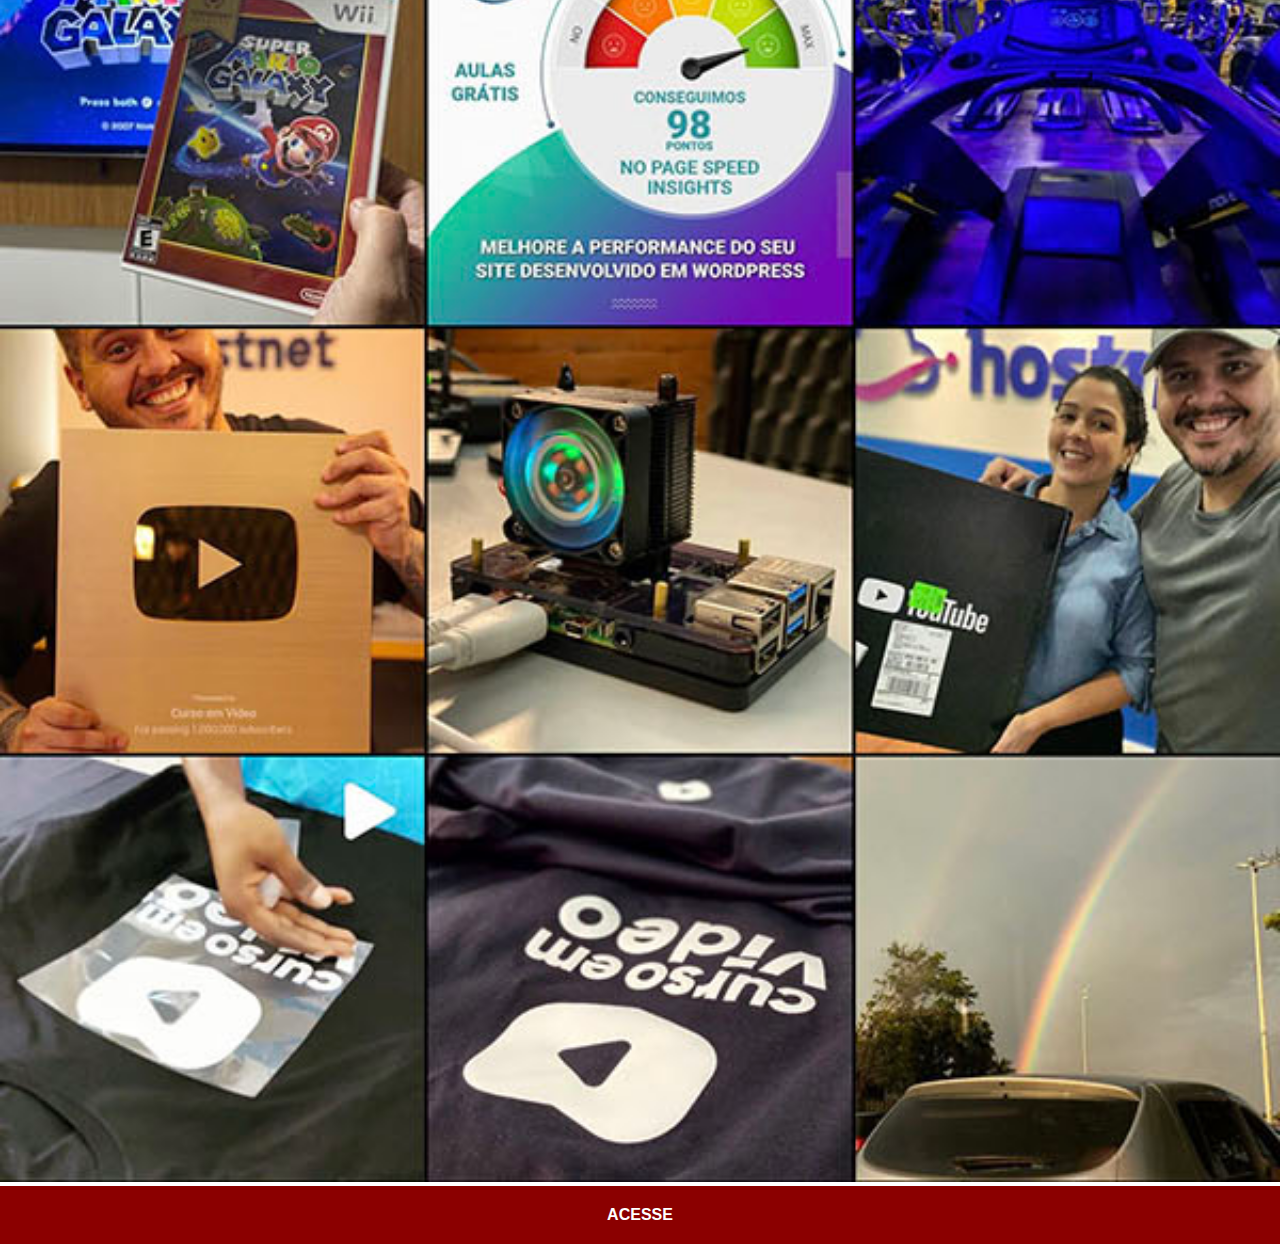
<file: instagram.html>
<!DOCTYPE html>
<html lang="pt-br">
<head>
    <meta charset="UTF-8">
    <meta name="viewport" content="width=device-width, initial-scale=1.0">
    <title>Instagram</title>
    <link rel="stylesheet" href="estilos/social.css">
</head>
<body>
    <img src="imagens/tela-instagram.jpg" alt="Instagram">
    <a href="https://www.instagram.com/cursoemvideo/" target="_blank">ACESSE</a>
</body>
</html>
</file>
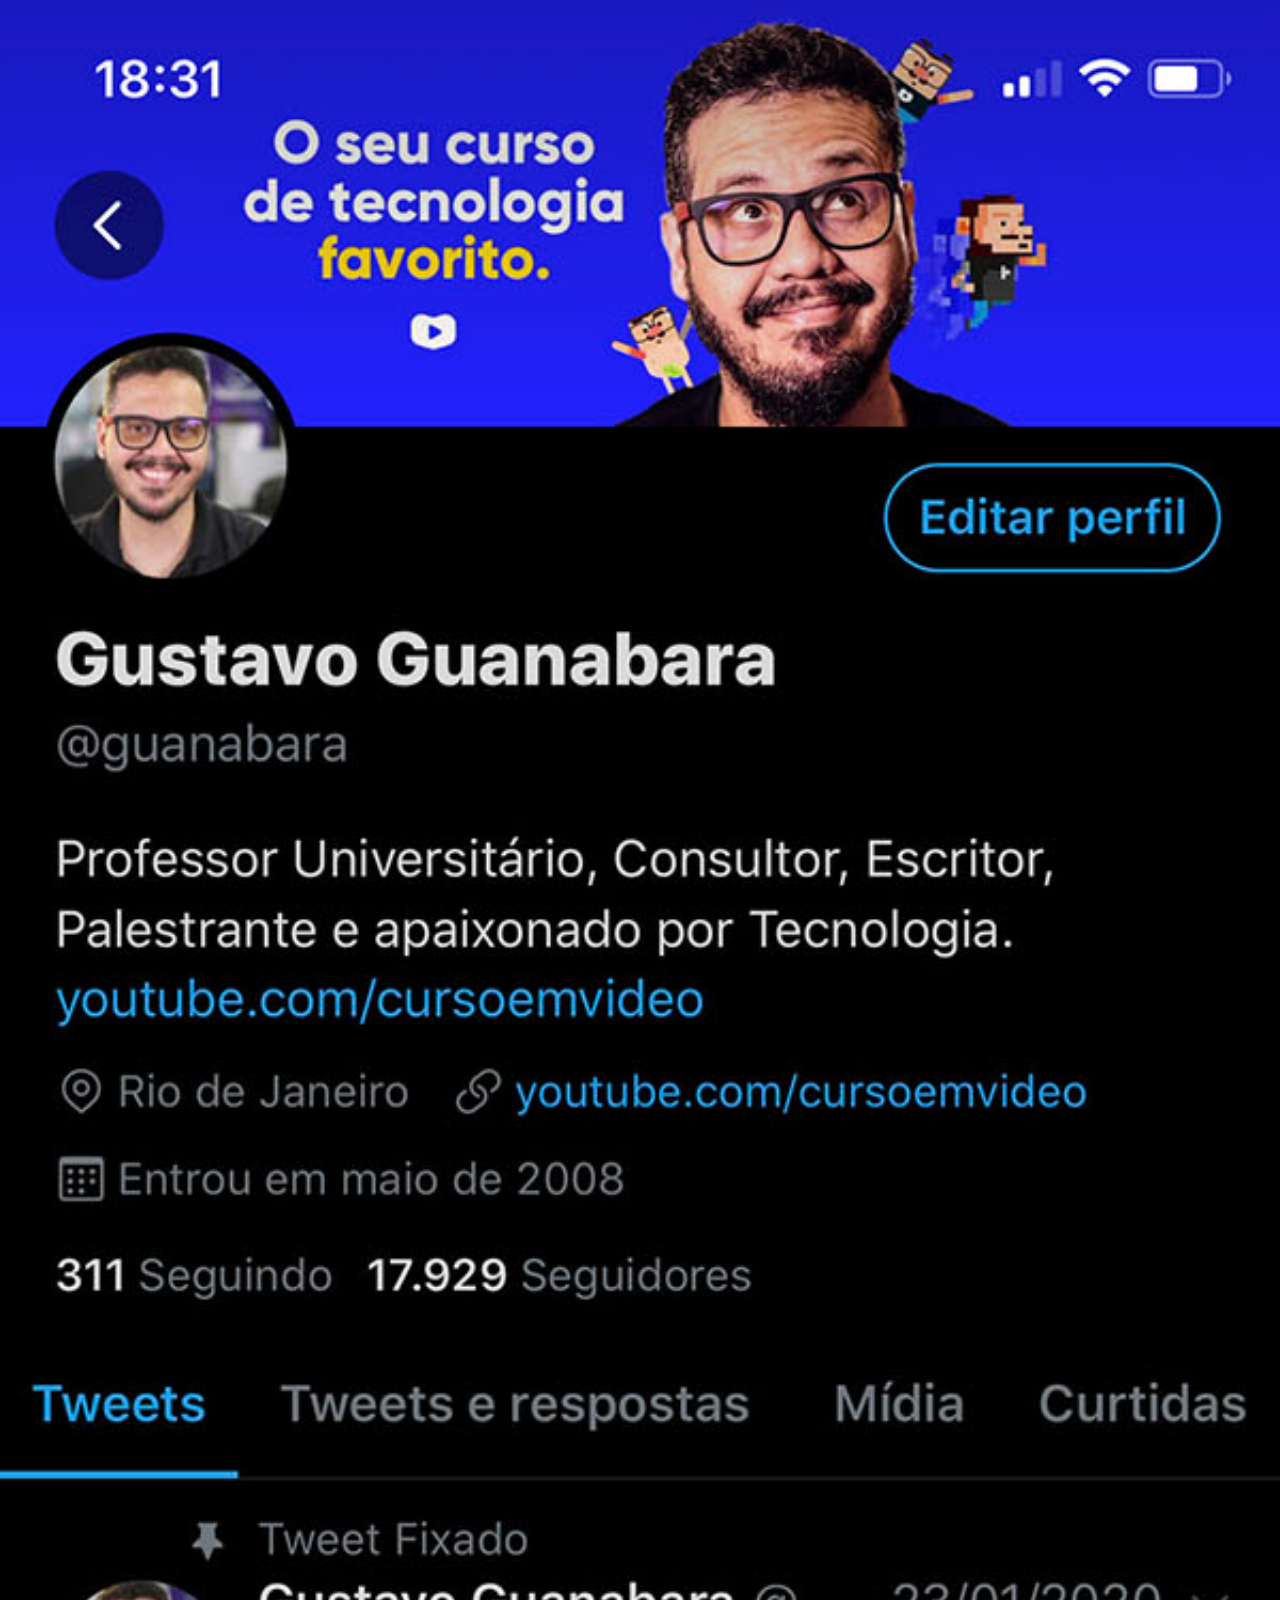
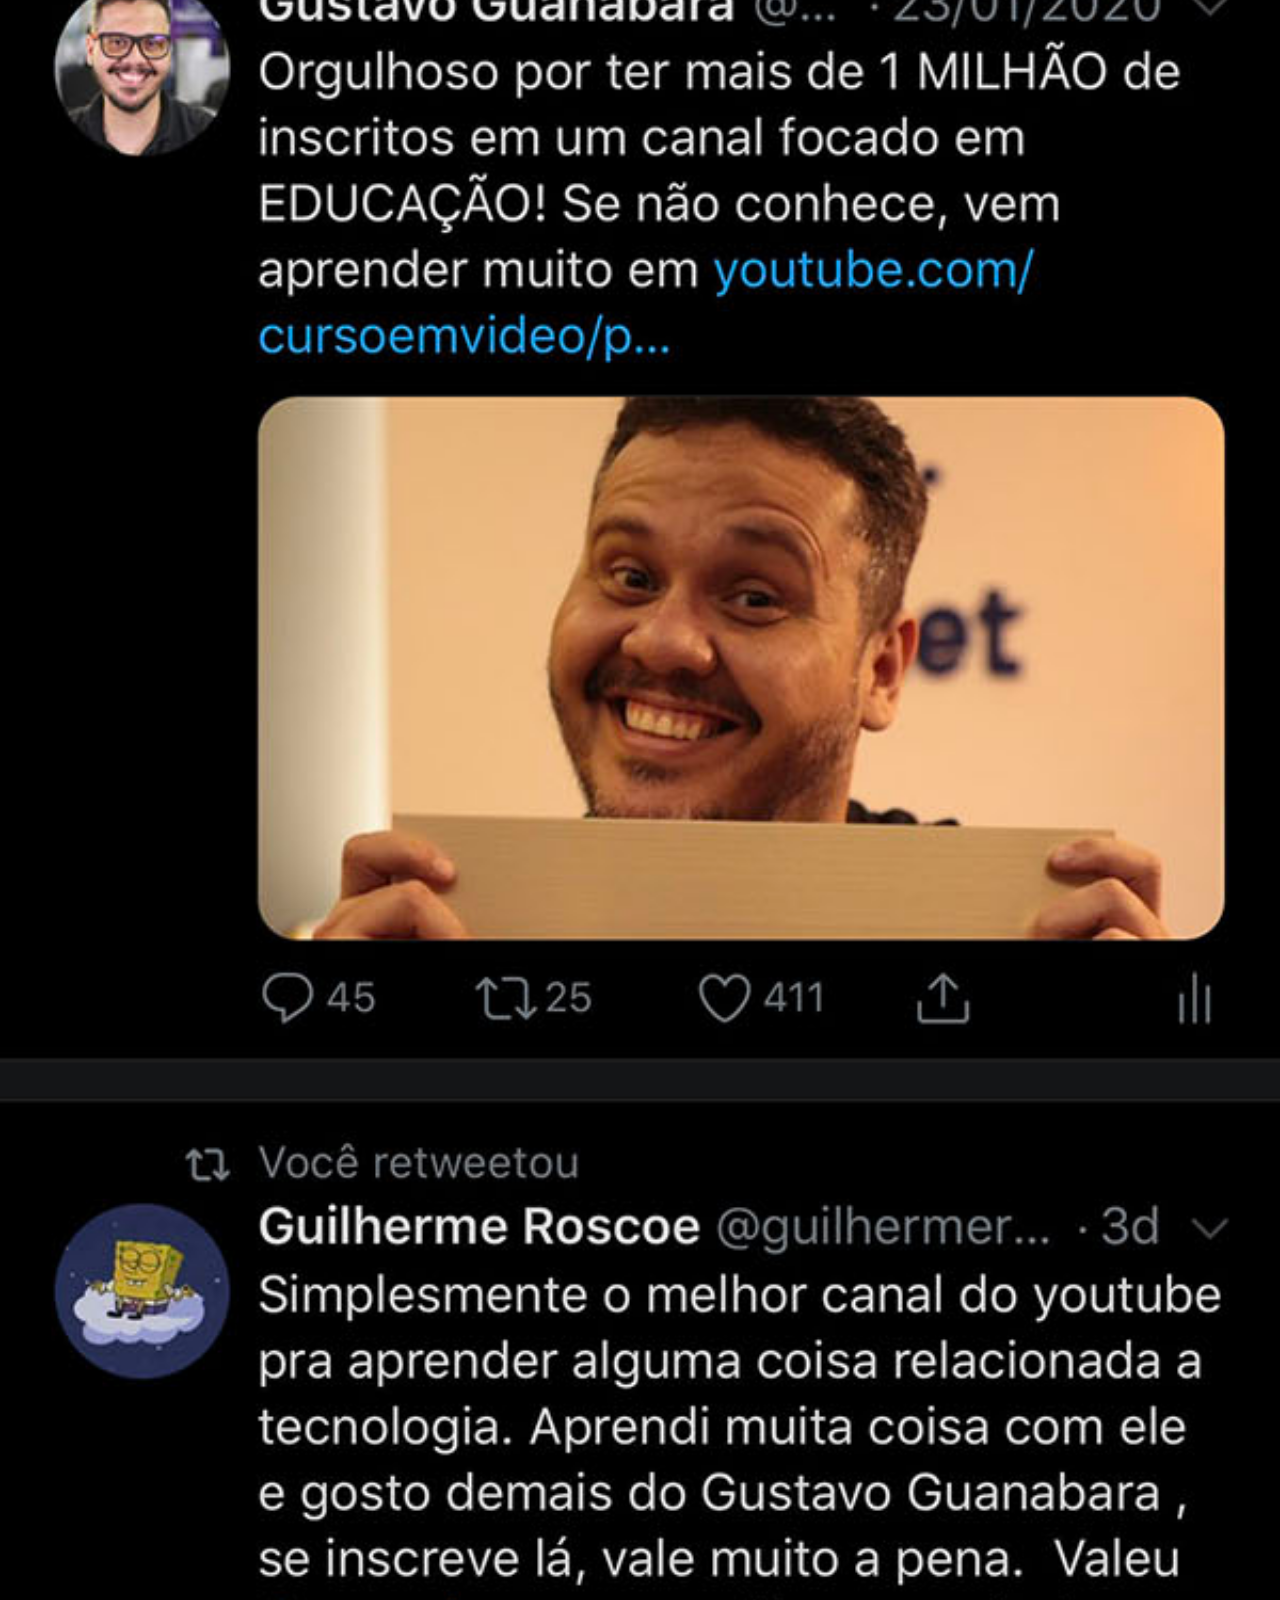
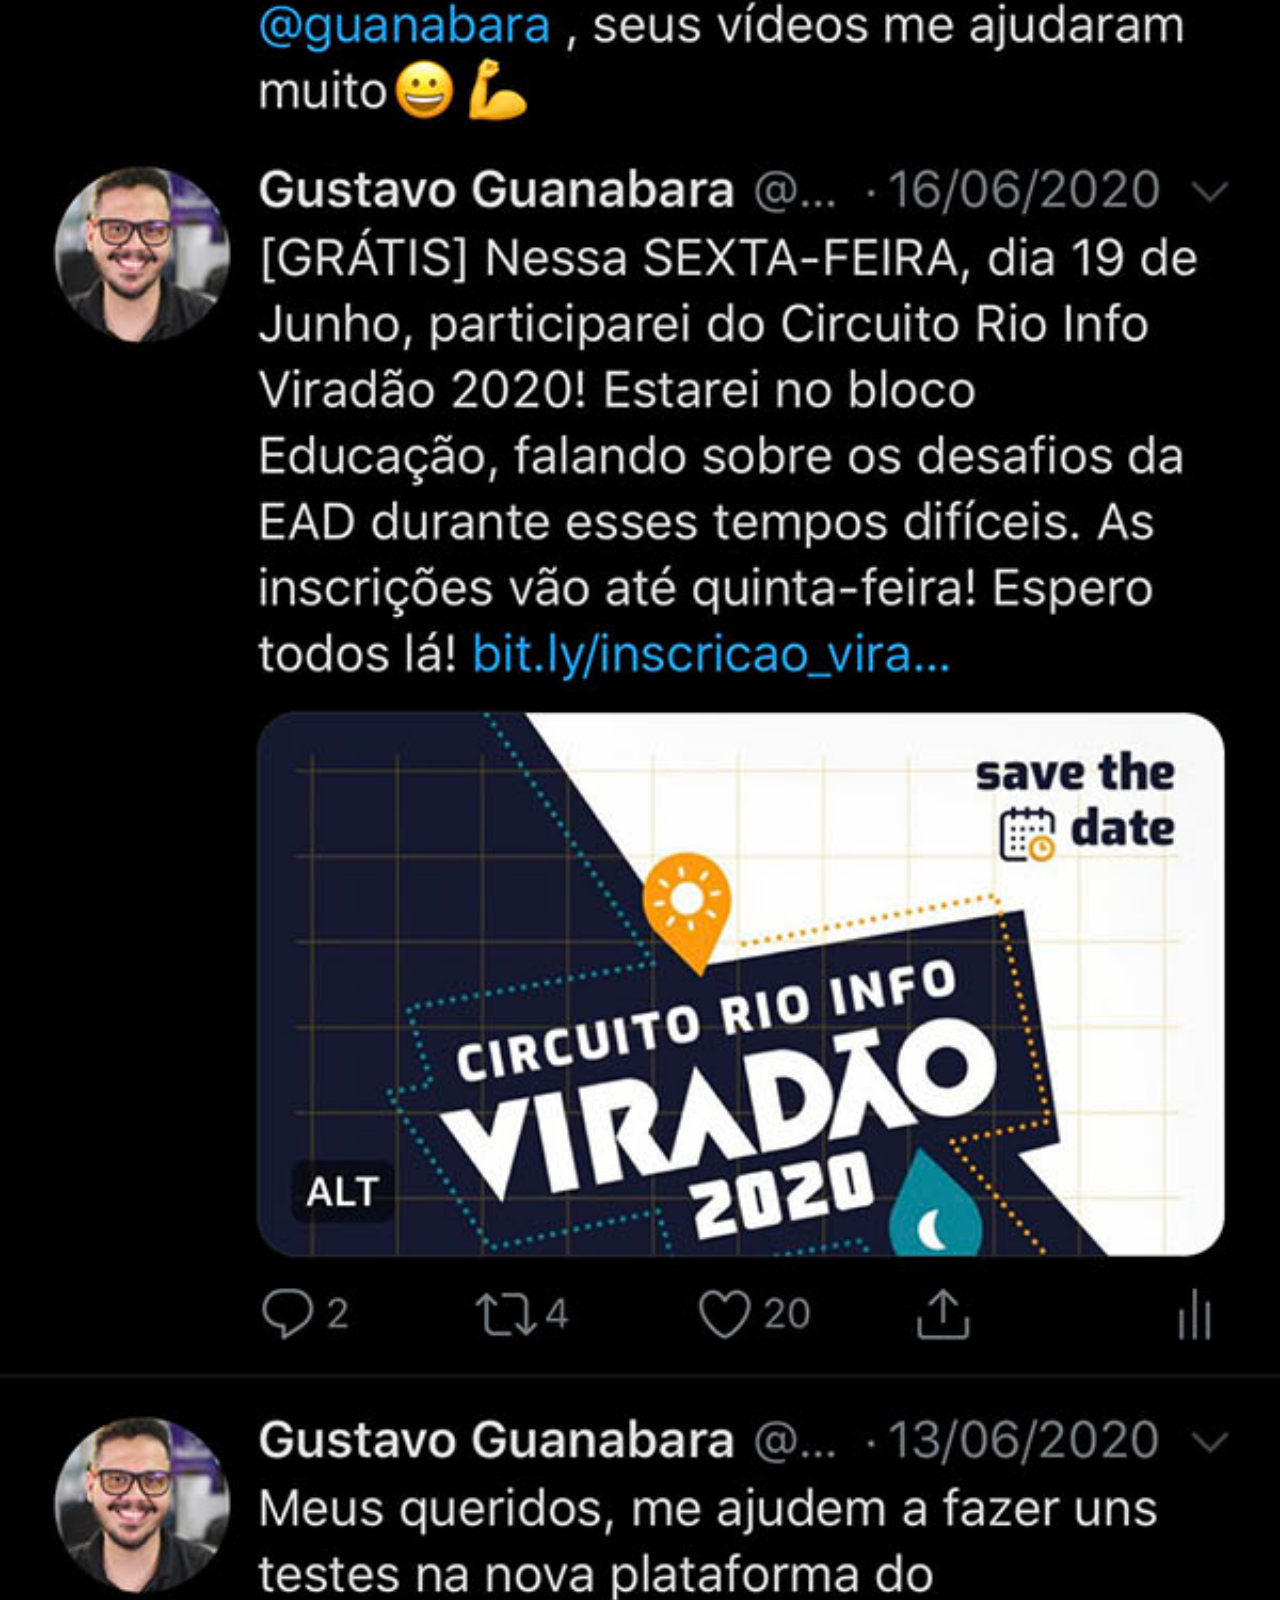
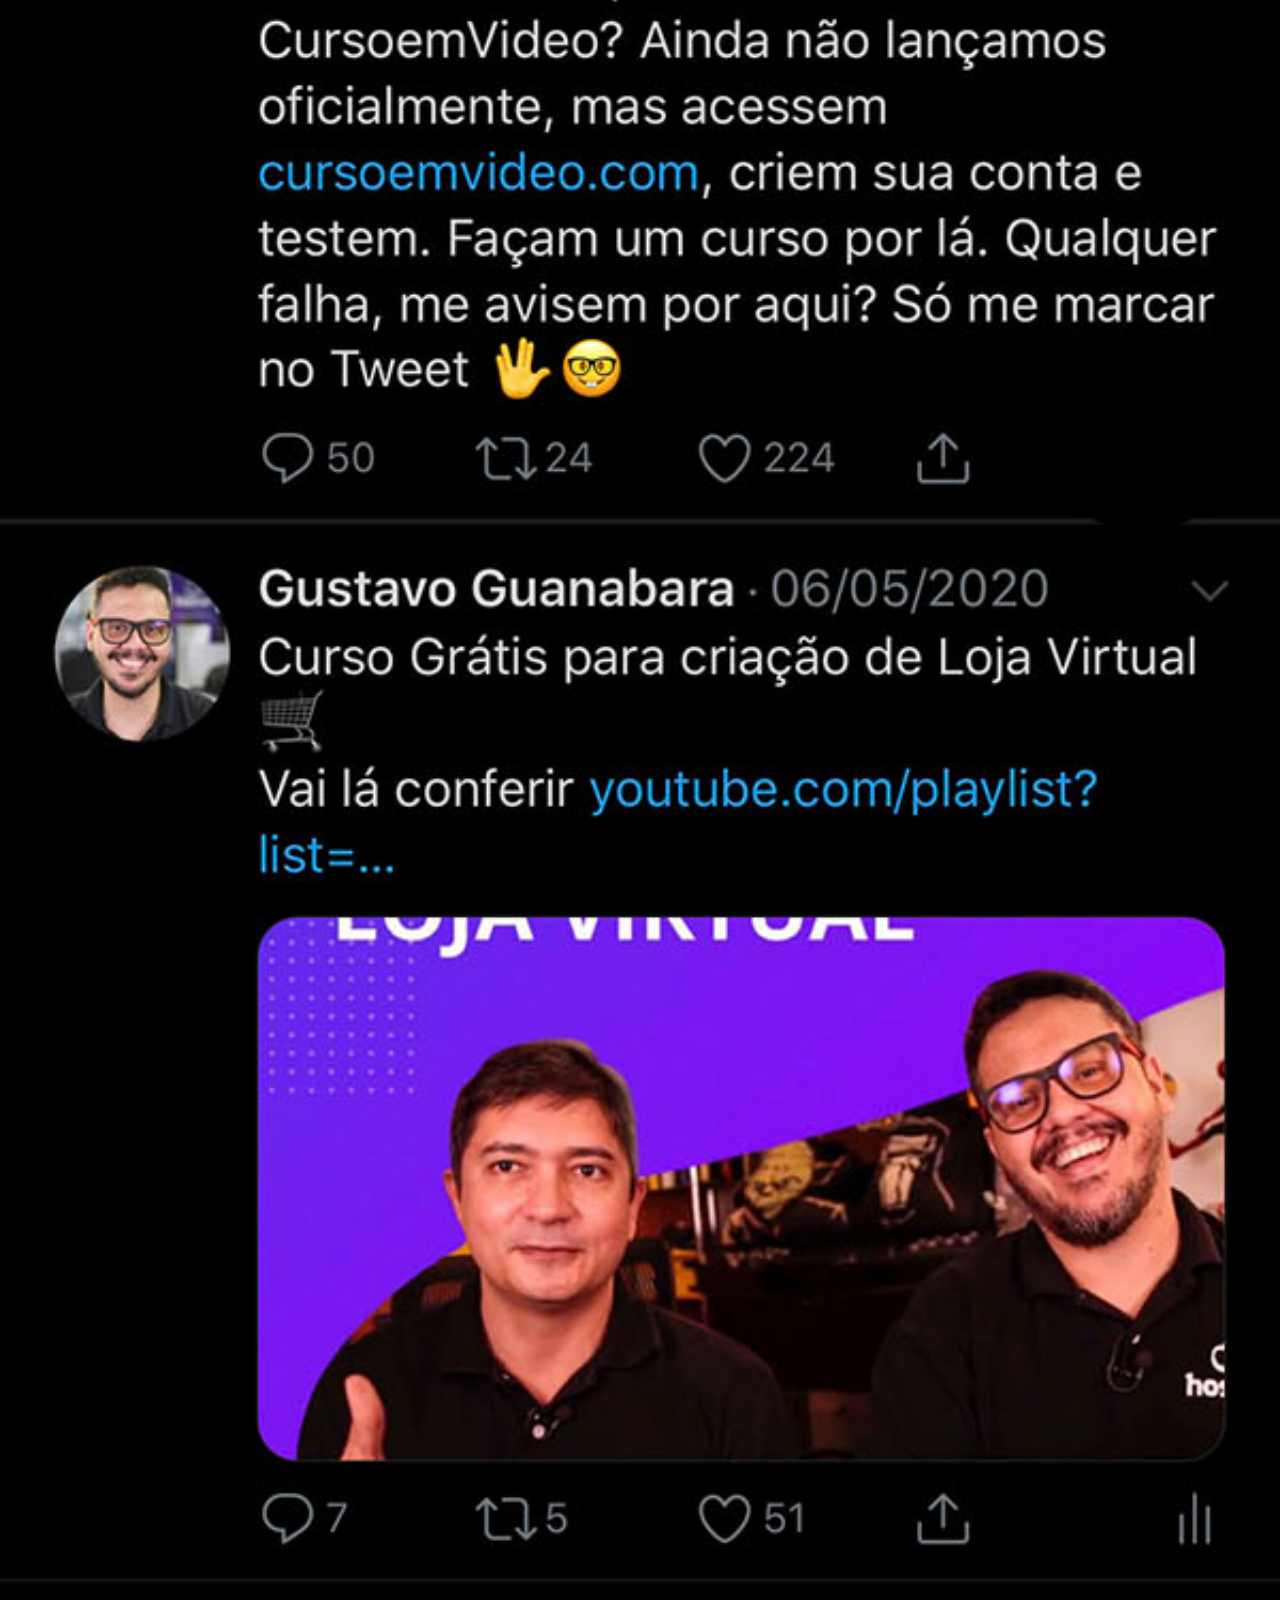
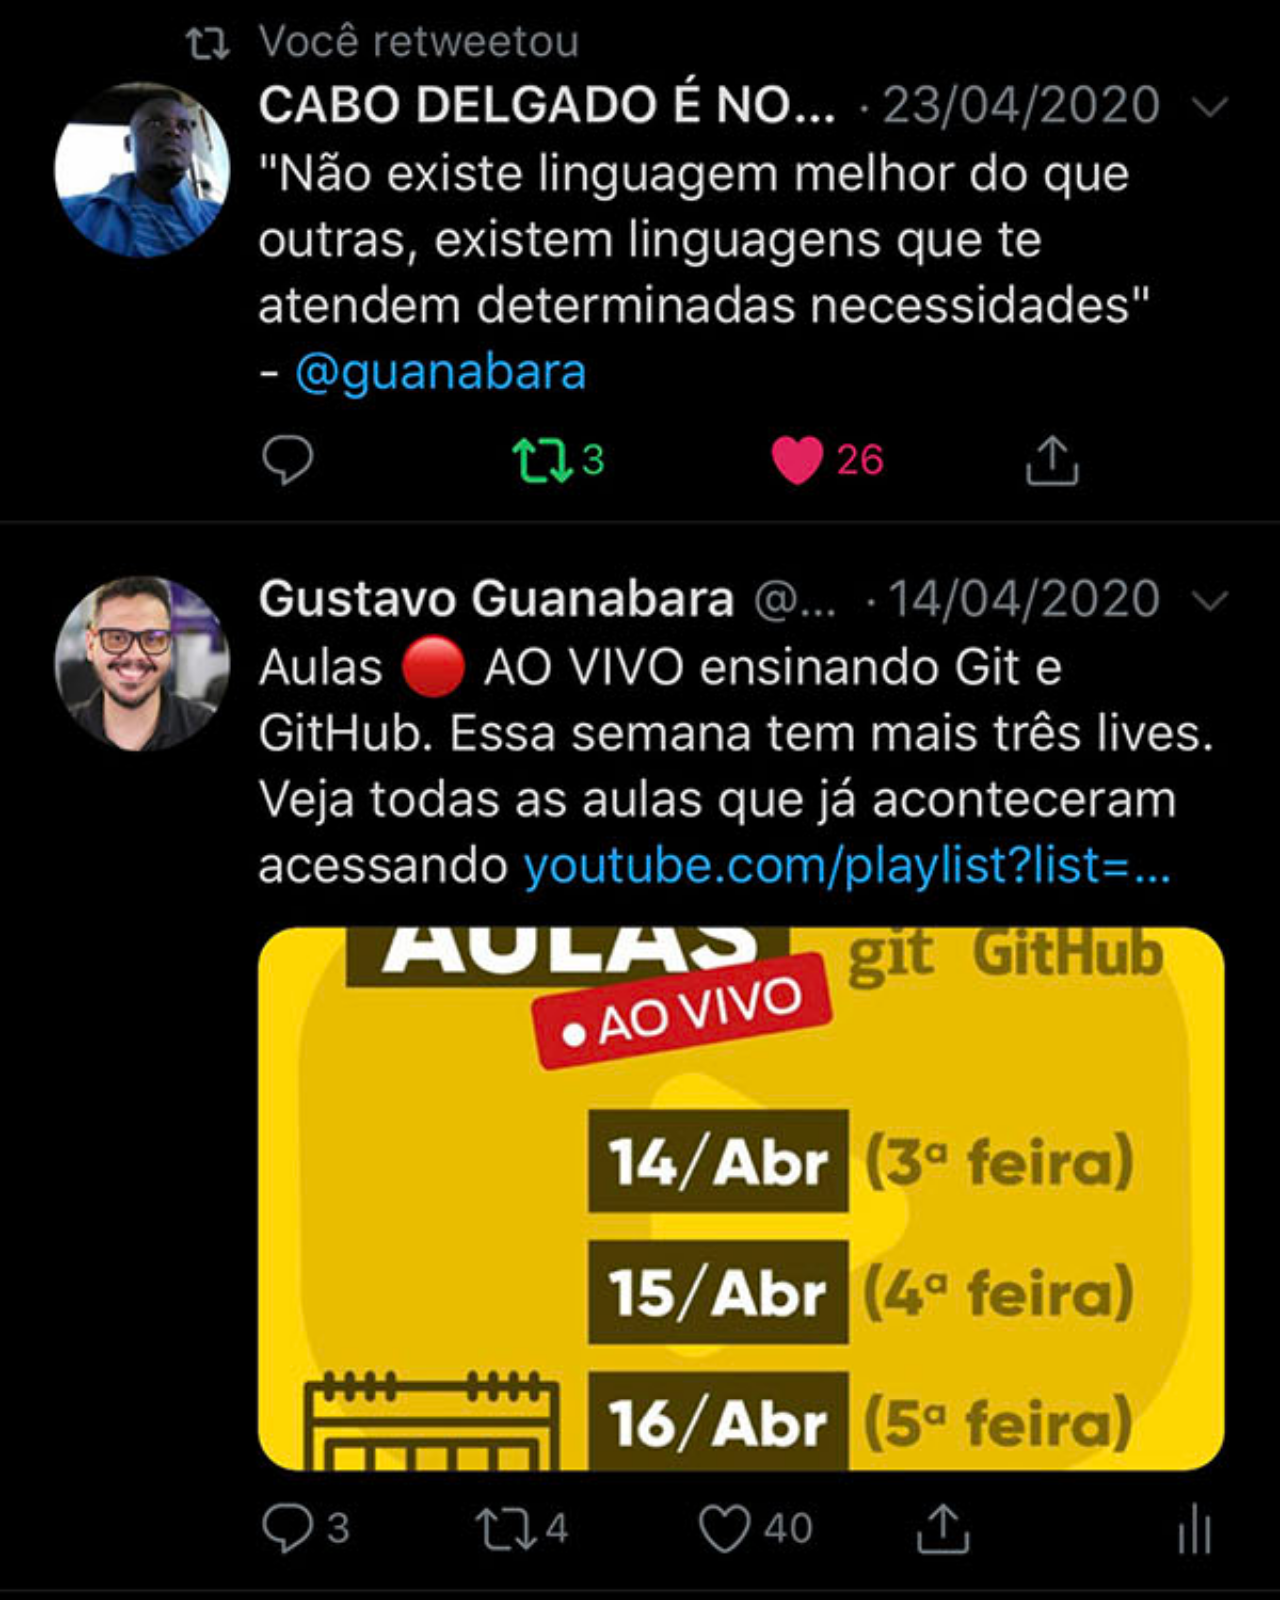
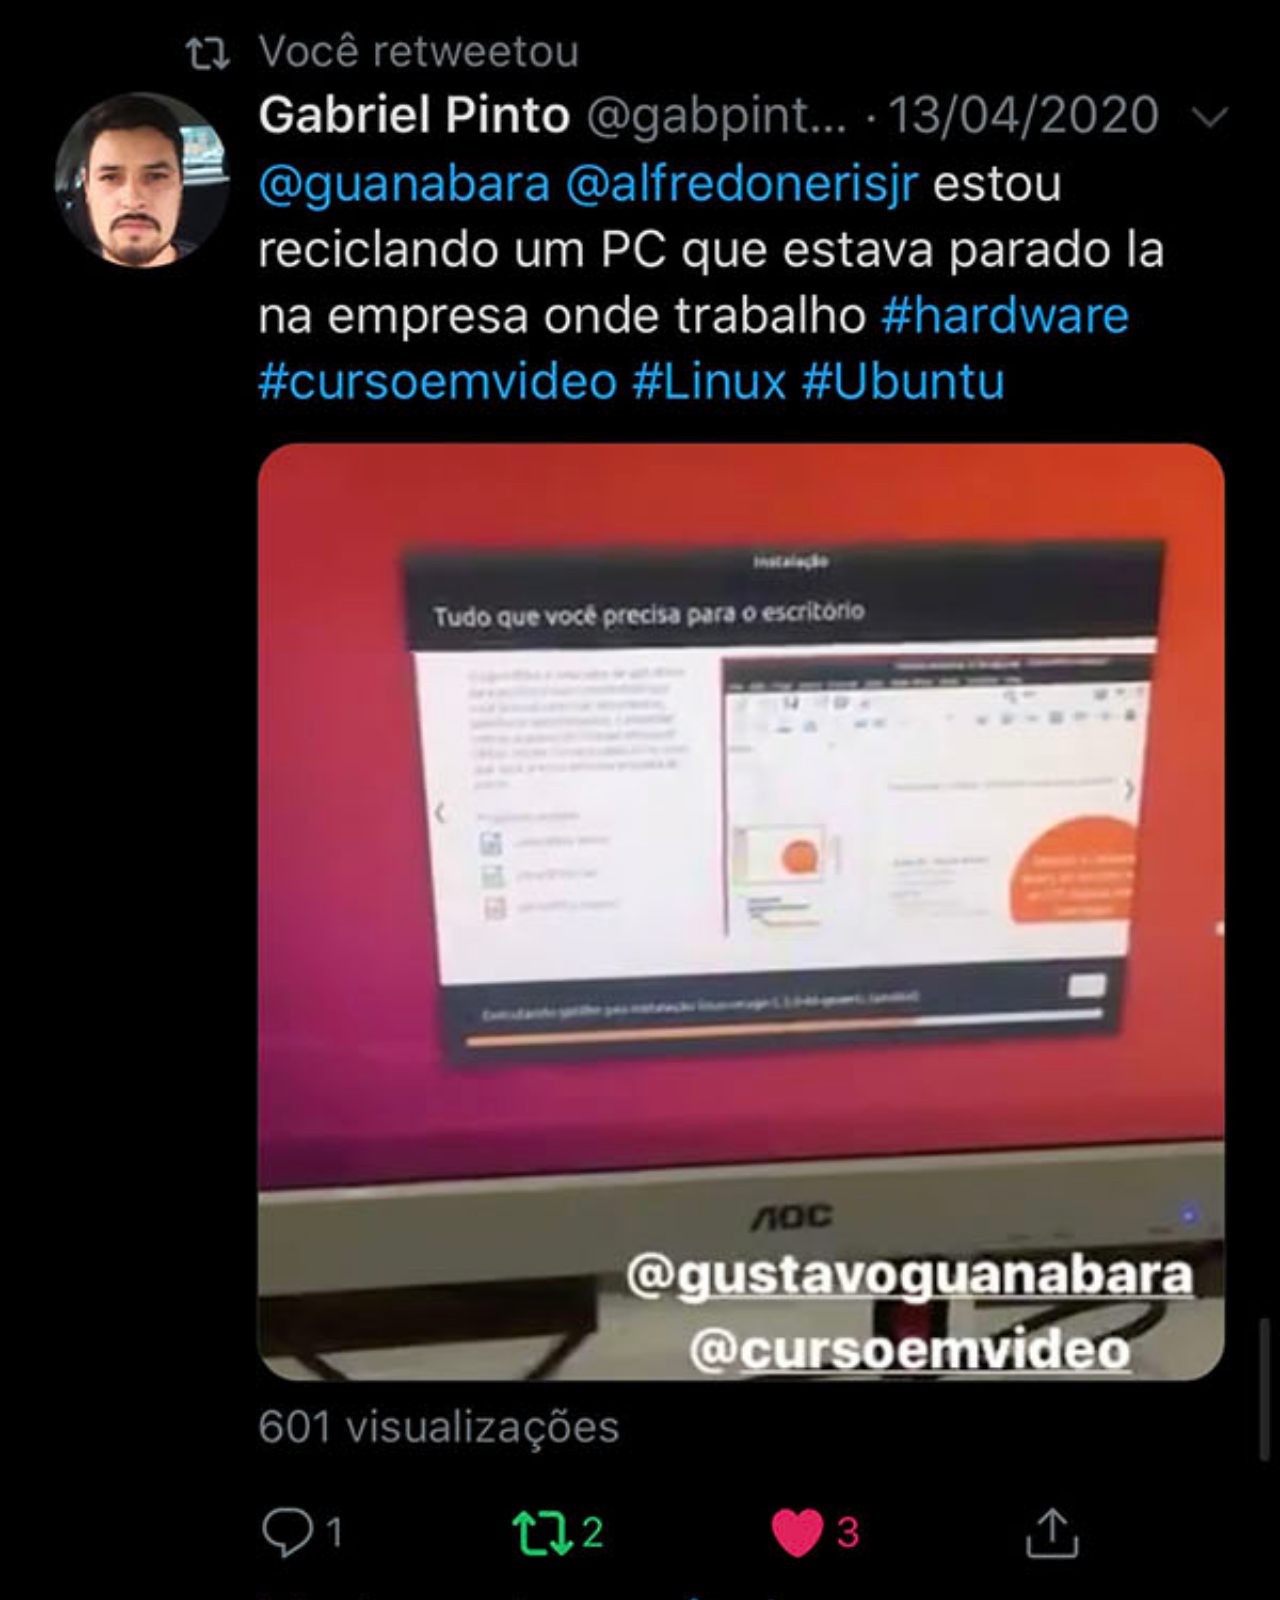
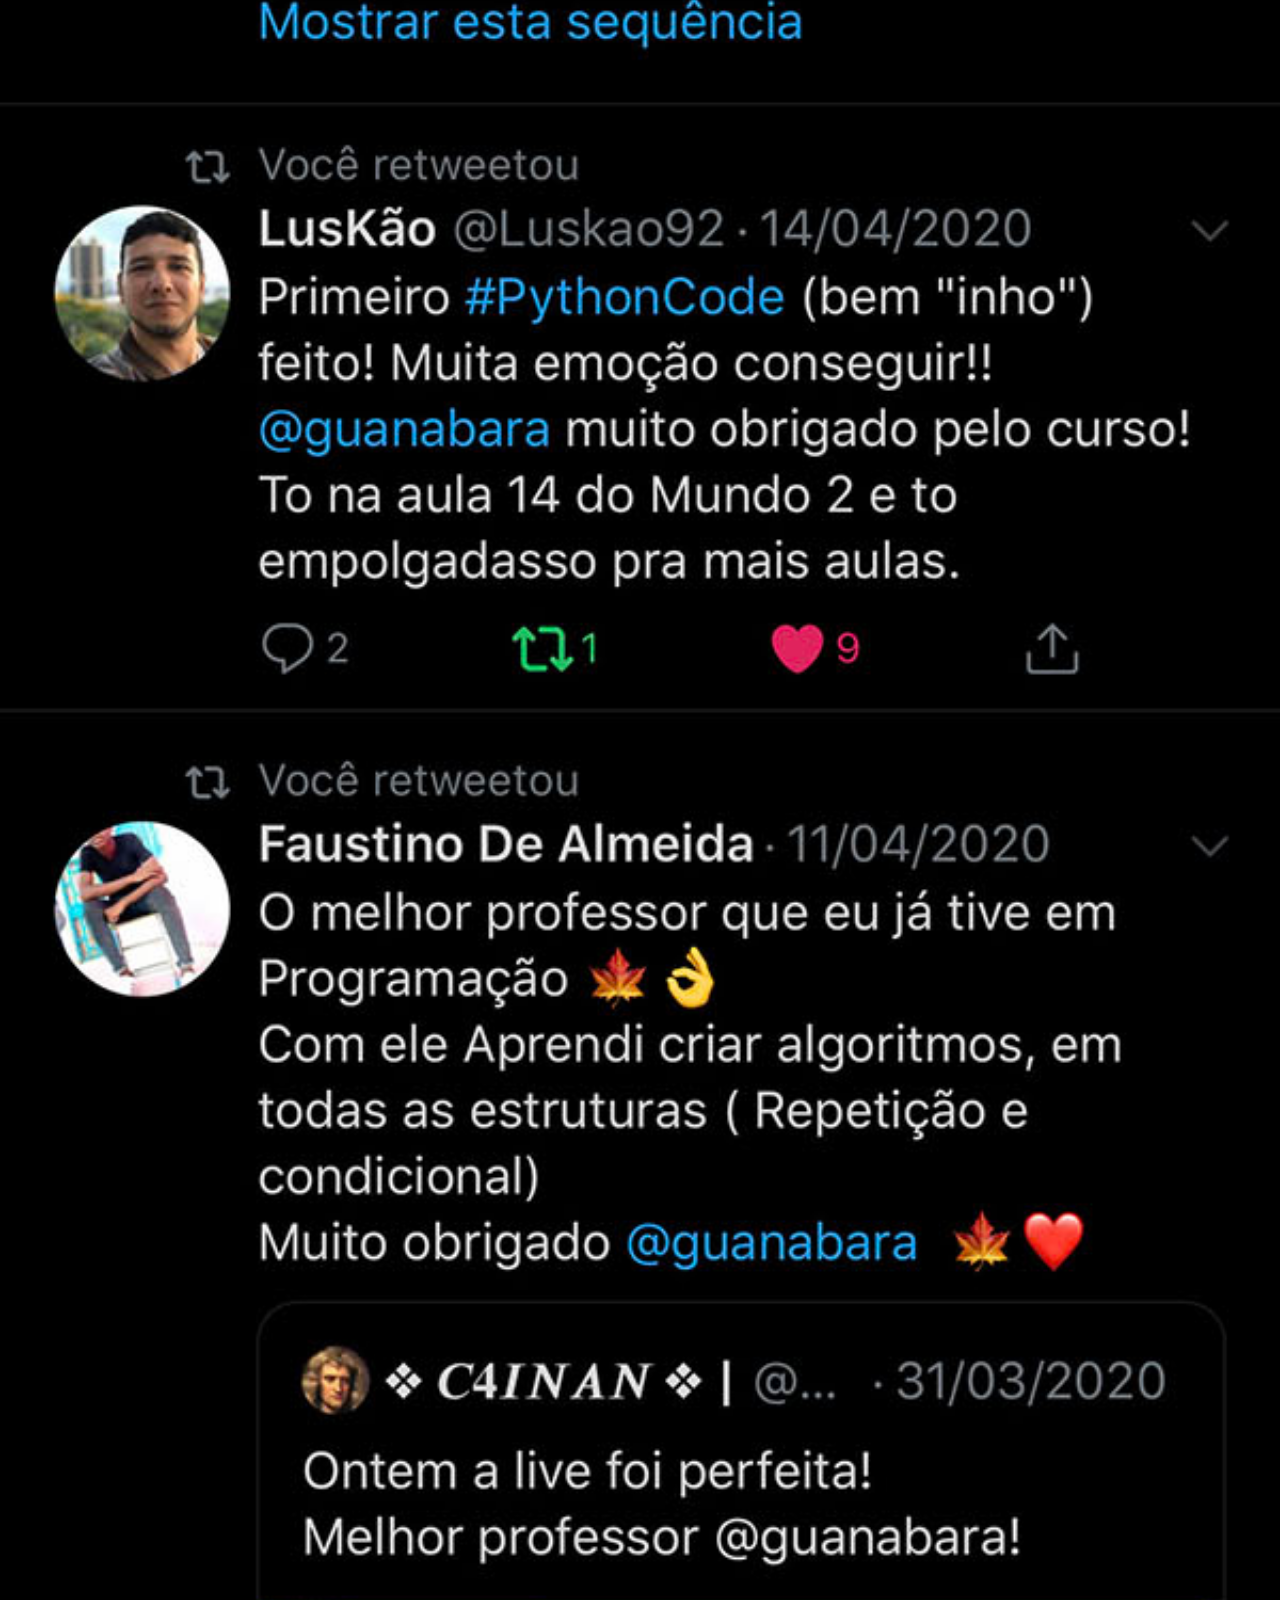
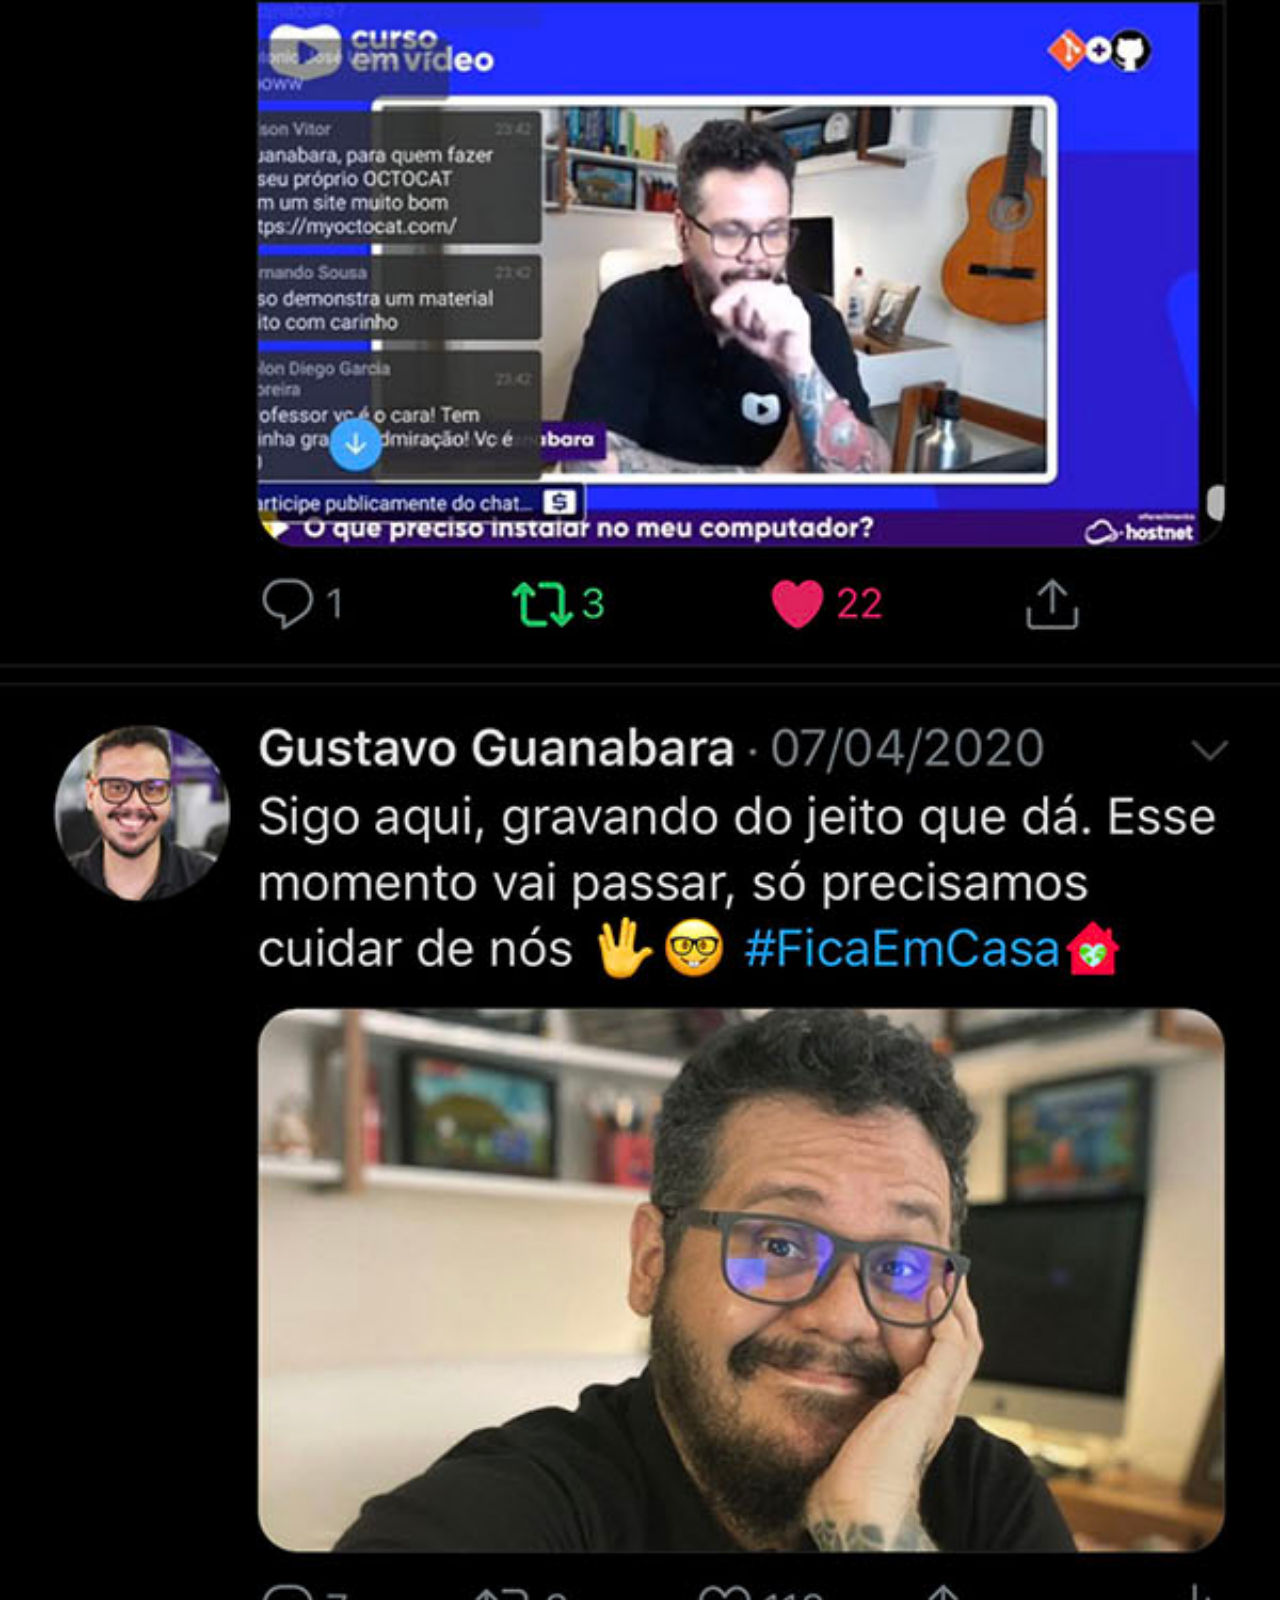
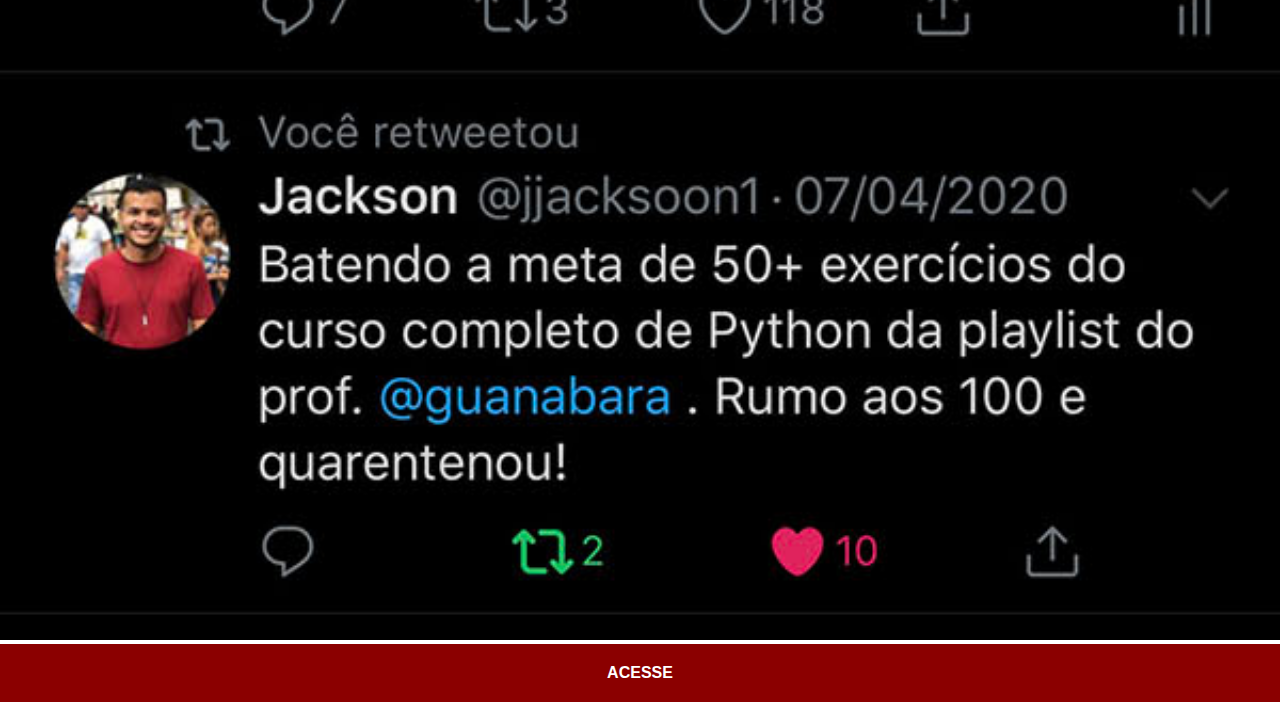
<file: twitter.html>
<!DOCTYPE html>
<html lang="pt-br">
<head>
    <meta charset="UTF-8">
    <meta name="viewport" content="width=device-width, initial-scale=1.0">
    <title>Twitter</title>
    <link rel="stylesheet" href="estilos/social.css">
</head>
<body>
    <img src="imagens/tela-twitter.jpg" alt="Twitter">
    <a href="https://x.com/guanabara" target="_blank">ACESSE</a>
</body>
</html>
</file>
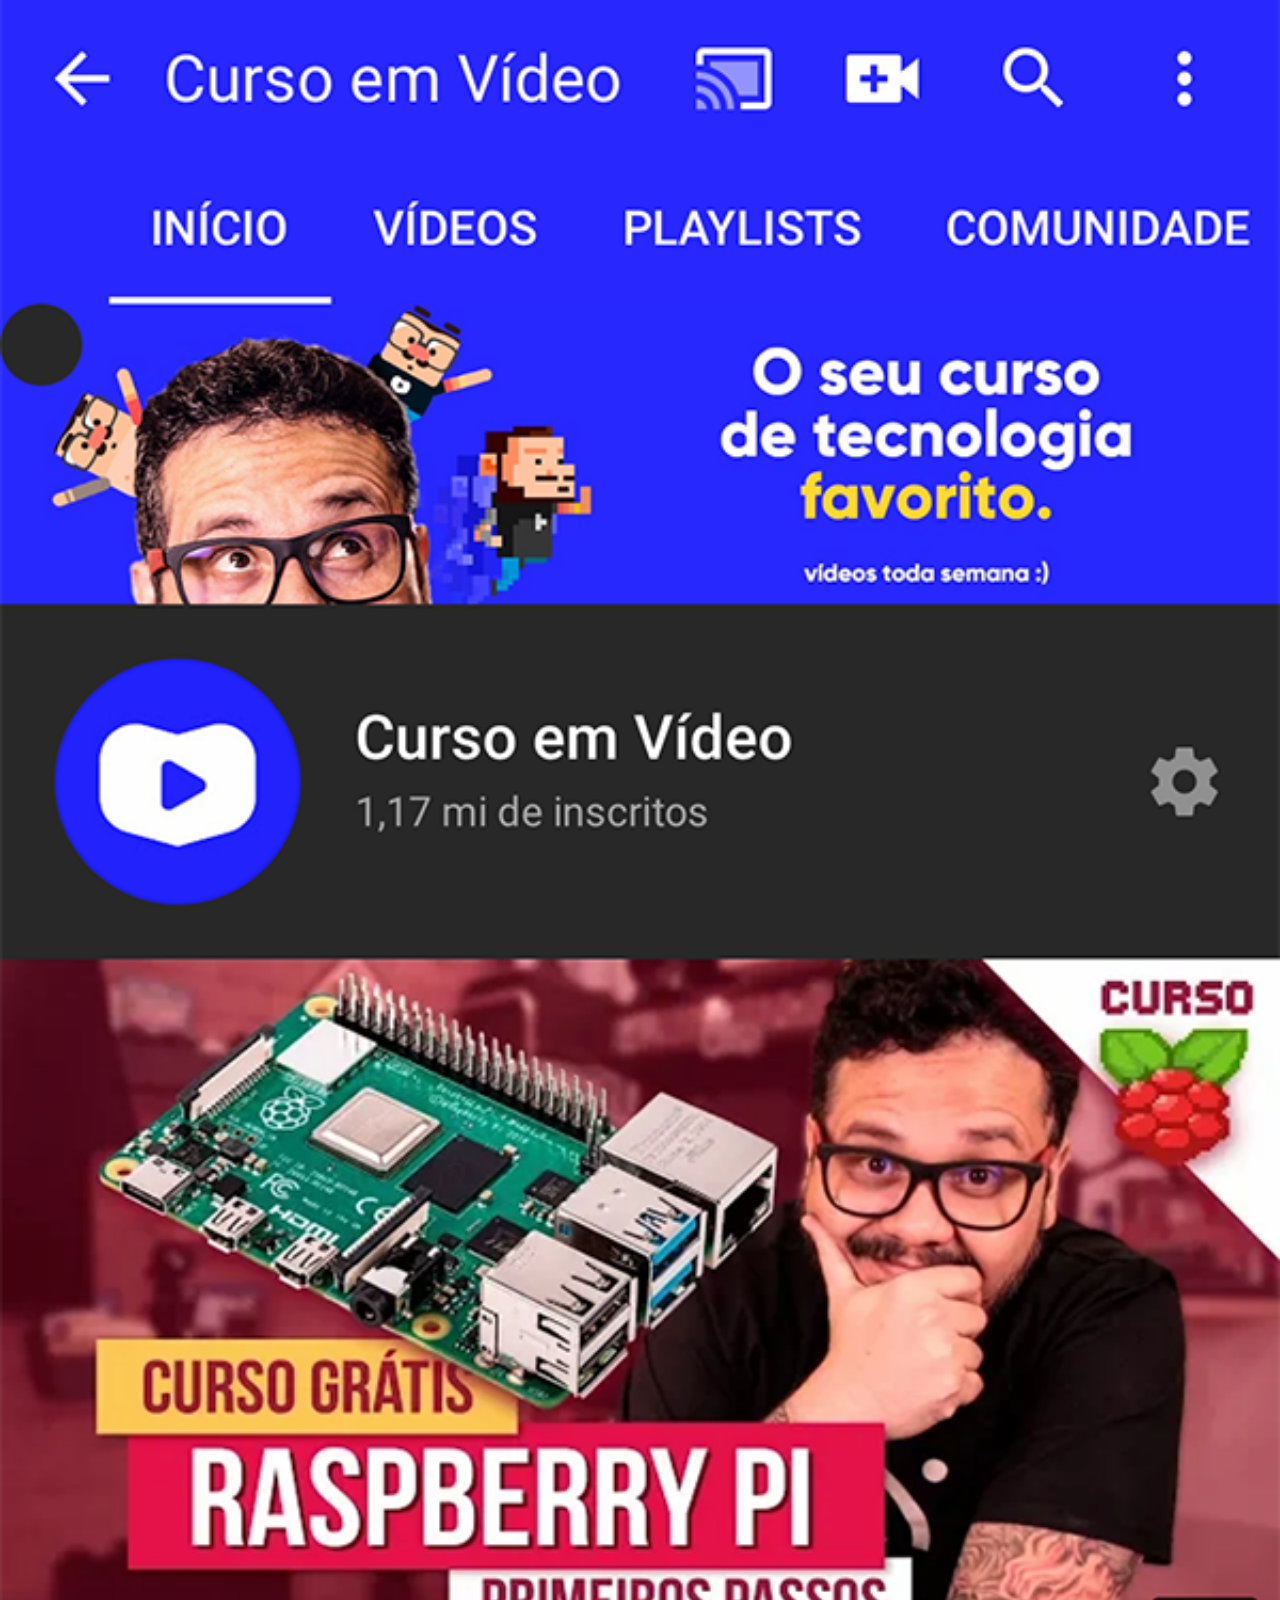
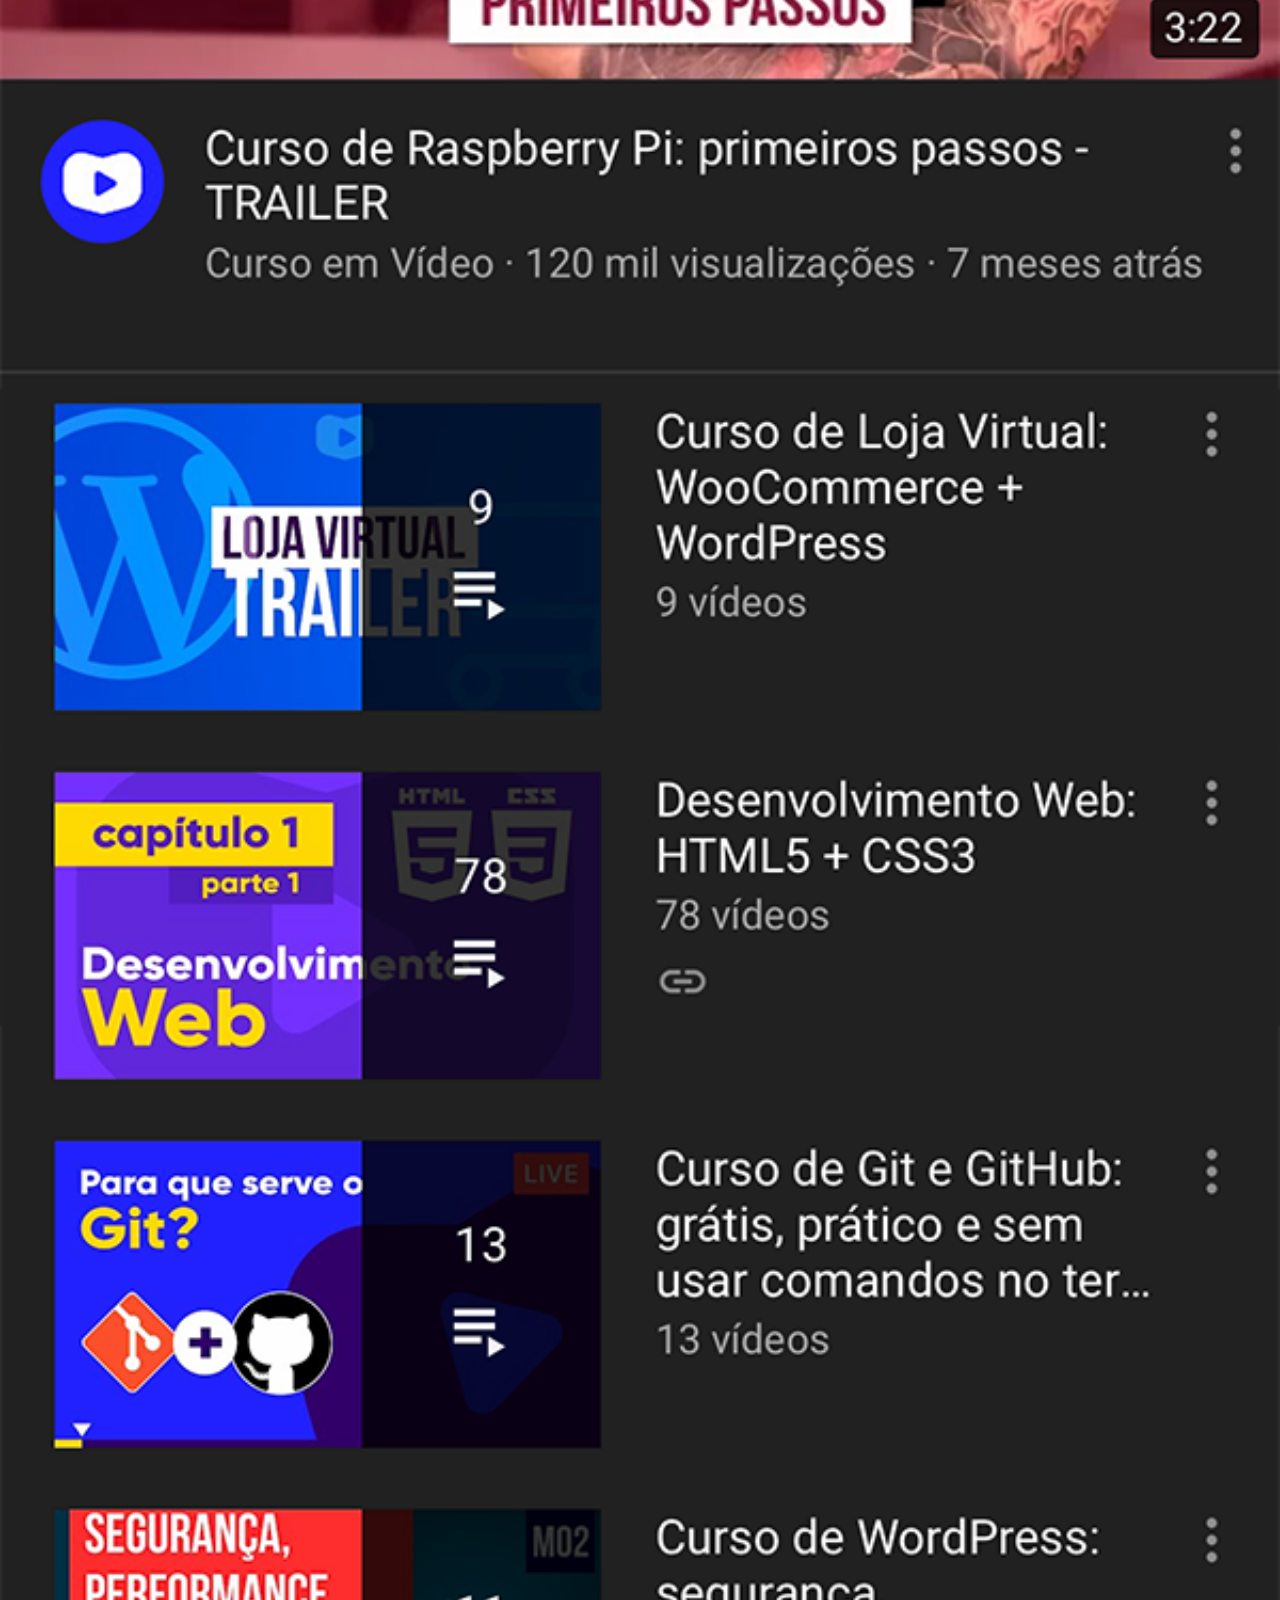
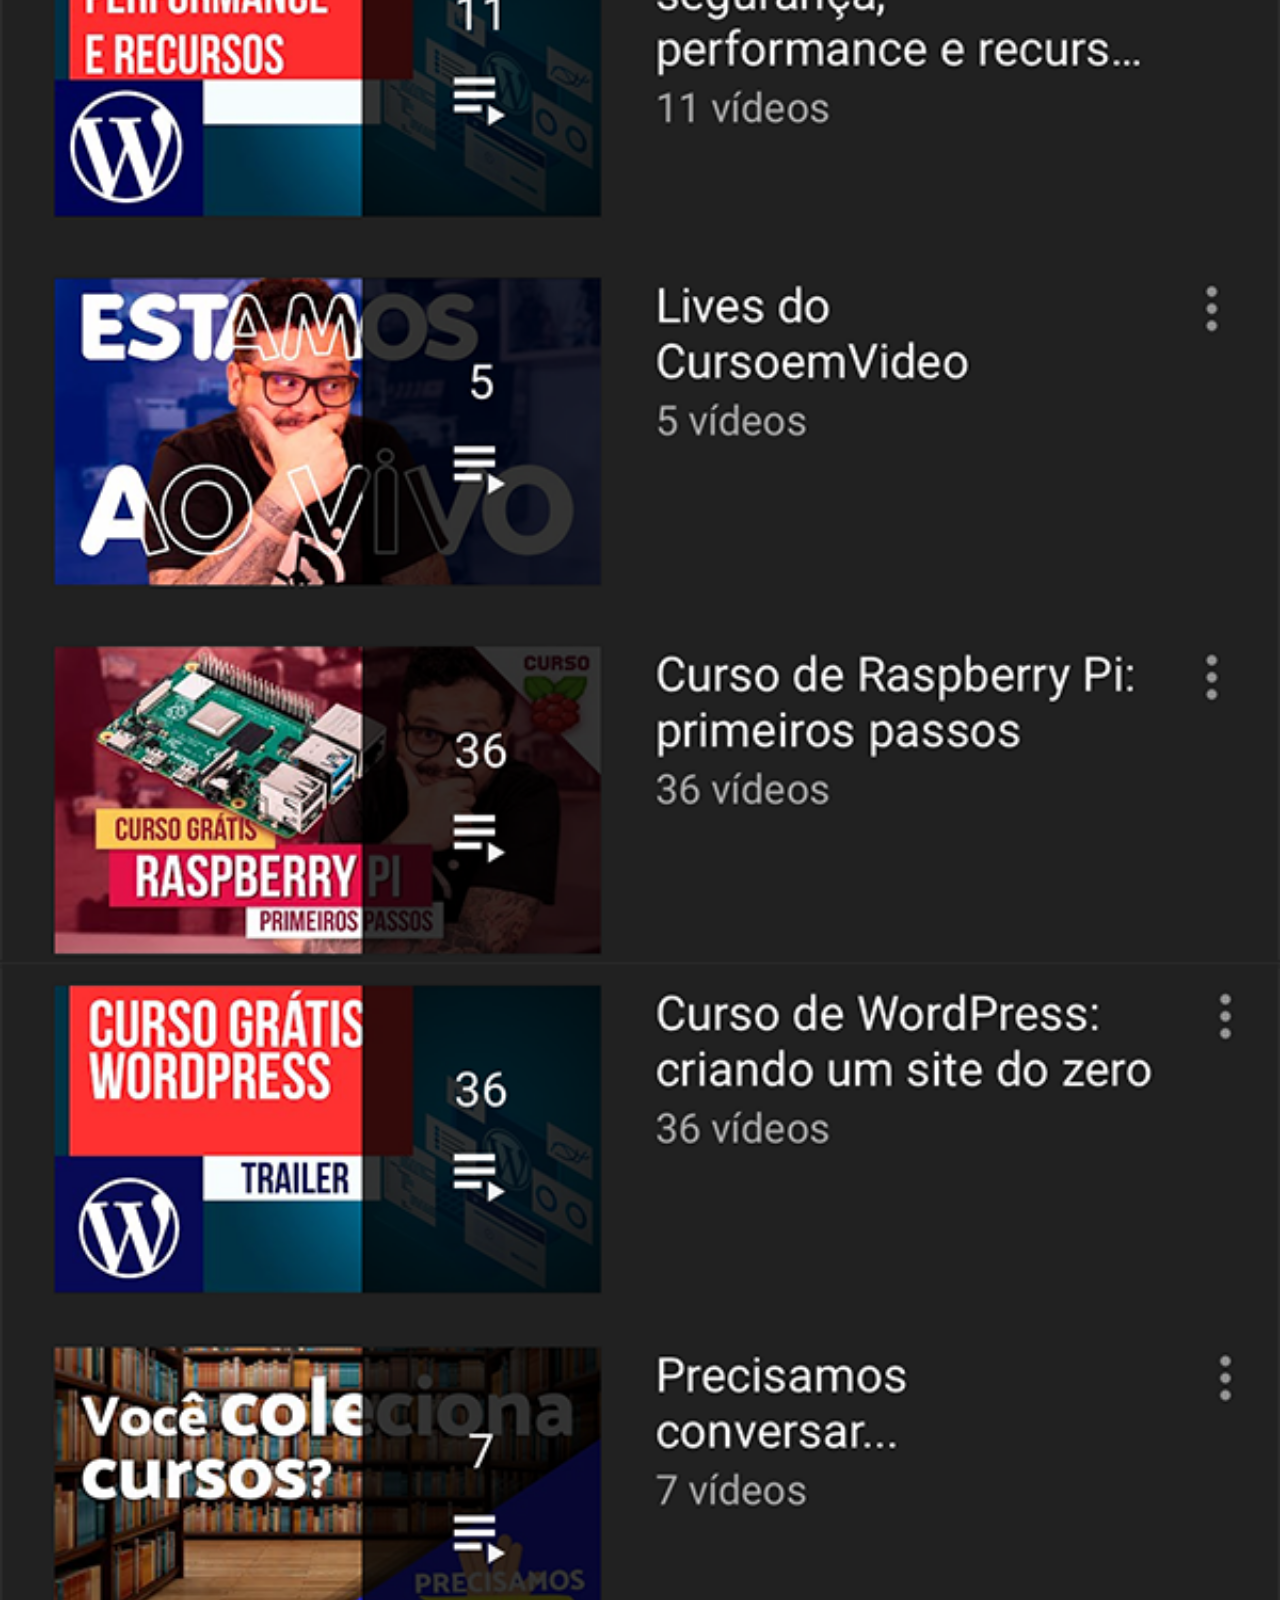
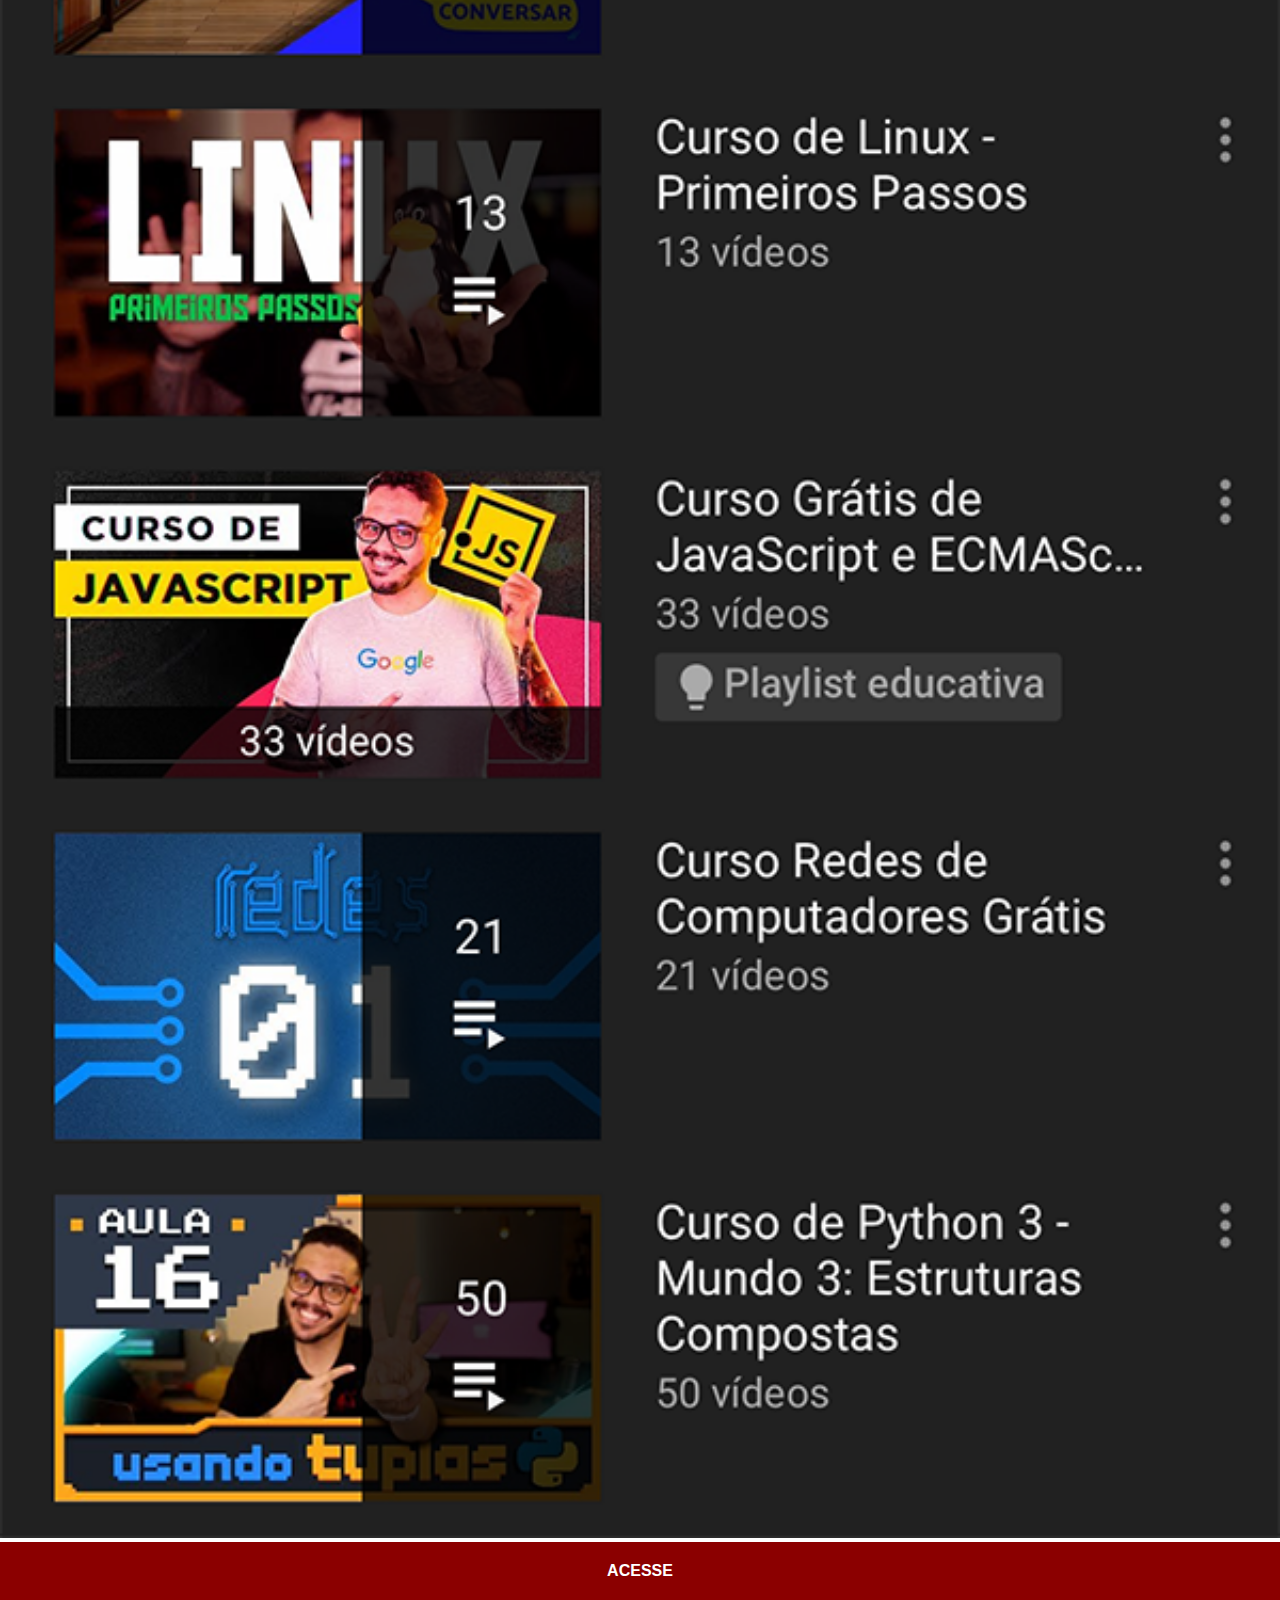
<file: youtube.html>
<!DOCTYPE html>
<html lang="pt-br">
<head>
    <meta charset="UTF-8">
    <meta name="viewport" content="width=device-width, initial-scale=1.0">
    <title>Youtube</title>
    <link rel="stylesheet" href="estilos/social.css">
</head>
<body>
    <img src="imagens/tela-youtube.png" alt="Youtube">
    <a href="https://www.youtube.com/c/CursoemV%C3%ADdeo/featured" target="_blank">ACESSE</a>
</body>
</html>
</file>
<file: estilos/style.css>
@charset "UTF-8";

*{
    margin: 0px;
    padding: 0px;
    font-family: Arial, Helvetica, sans-serif;
}

html, body{
    height: 100vh;
    width: 100vw; /*Aqui definimos que o body e o html ocupe 100 de toda nossa viewport*/
    background-color: black;
}
body{
    background: url('../imagens/fundo-madeira.jpg') no-repeat top center;
    background-size: cover; /*Aqui carregamos a imagem de fundo no Body, a de madeira, deixamos a size em cover, para cobrir toda a página e deixamos o fundo fixo, para ele não rolar junto com o resto do conteúdo*/
    background-attachment: fixed;
}
main{
    position:relative; /*Aqui tornamos o container de fora relativo, para podermos centralizar o container de dentro, o section#telefone*/
    height: 100vh; /*Deixamos a altura da caixa main ocupando 100% da altura da viewport*/
    
}
section#telefone{
    position: absolute;
    top: 50%; /*Aqui tornamos o container interno ao main, absolute e mechemos nos parametros de posionamento, para deixarmos ele sempre no meio da caixa main (meio da página web)*/
    left: 50%;
    transform: translate(-50%, -50%); /*Técnica utilizada para centralizar caixas. Apos definirmos top e left com porcentagem de 50 por cento positiva, temos que depois utilizar o transform para deixar negativo. Assim centralizamos uma caixa no meio com a positon absolute*/

    height: 627px;/*Aqui definimos o tamanho da caixa exatamente com o tamanho das dimensões da imagem, para que ela aparece por completo dentro da caixa section#telefone*/
    width: 311px;
    background:url('../imagens/frame-iphone.png') no-repeat; /*Aqui utilizamos o shorthand de background para carregar nossa imagem dentro da caixa section#telefone*/
}

iframe#tela{
    position: relative; /*Aqui transformamos nossa caixa do iframe em position relative para podermos mecher no seu TOP E LEFT e ajustar de acordo com a section telefone para tudo se encaixar*/
    top: 80px;
    left: 22px;
    width: 266px;/*E aqui definimos a altura e largura do iframe. E como que determinanos na página home, que ele seria cover, ou seja, cobrir todo o conteúdo da janela, ele se adapta certinho no celular*/
    height: 471px;
}

section#redes-sociais{
    text-align: right; /*Aqui configuramos para os links ficarem a esquerda*/
}

section#redes-sociais > a > img{
    width: 50px;
    margin: 10px;
    border-radius: 50%;/*Aqui foi a técnica utilizada para transformar as imagens em ícones redondos*/
    box-shadow: 2px 2px 5px rgba(0, 0, 0, 0.447);
    box-sizing: border-box; /*Conceito novo aprendido, muito legal. Fazendo isso, tornamos a borda como parte da imagem. Isso evita o deslocamento das mesmas após passar o mouse em cima do ícone para eles aparecerem.*/
}
section#redes-sociais img:hover{
    border: 2px solid rgba(255, 255, 255, 0.636);
    transform: translate(-3px, -3px);
    box-shadow: 5px 5px 10px rgba(0, 0, 0, 0.627);
    transition: transform 0.3s, border 0.2s;/*Muito legal aqui, utilizamos a pseudo classe hover para darmos vários efeitos quando passamos o mouse em cima dos ícones. Exemplo o transform translate, que move o objeto e o transition: transform, border, que coloca tempo nas mudanças atribuídas após passar o mouse.*/
}
</file>
<file: estilos/social.css>
@charset "UTF-8";

/*Aqui criamos essas definições de estilos para todas as páginas para serem carregadas dentro do iframe no index. Isso otimiza o tempo e também eventuais mudanças*/

* {
    margin: 0px;
    padding: 0px;
    font-family: Arial, Helvetica, sans-serif;
}

::-webkit-scrollbar {
    /*Técnica utilizada para remover as barras de rolagens*/
    width: 0px;
    height: 0px;
}

img {
    width: 100vw; /*Deixamos a imagem para ocupar 100% e de adaptar dentro do iframe carregado*/
}

a { /*Personalização do botão de acesse*/
    display: block;
    background-color: darkred;
    color: white;
    padding: 20px;
    text-align: center;
    font-weight: bolder;
    text-decoration: none;

}

a:hover { /*Personalização do botão de acesse*/
    background-color: red;
}
</file>
